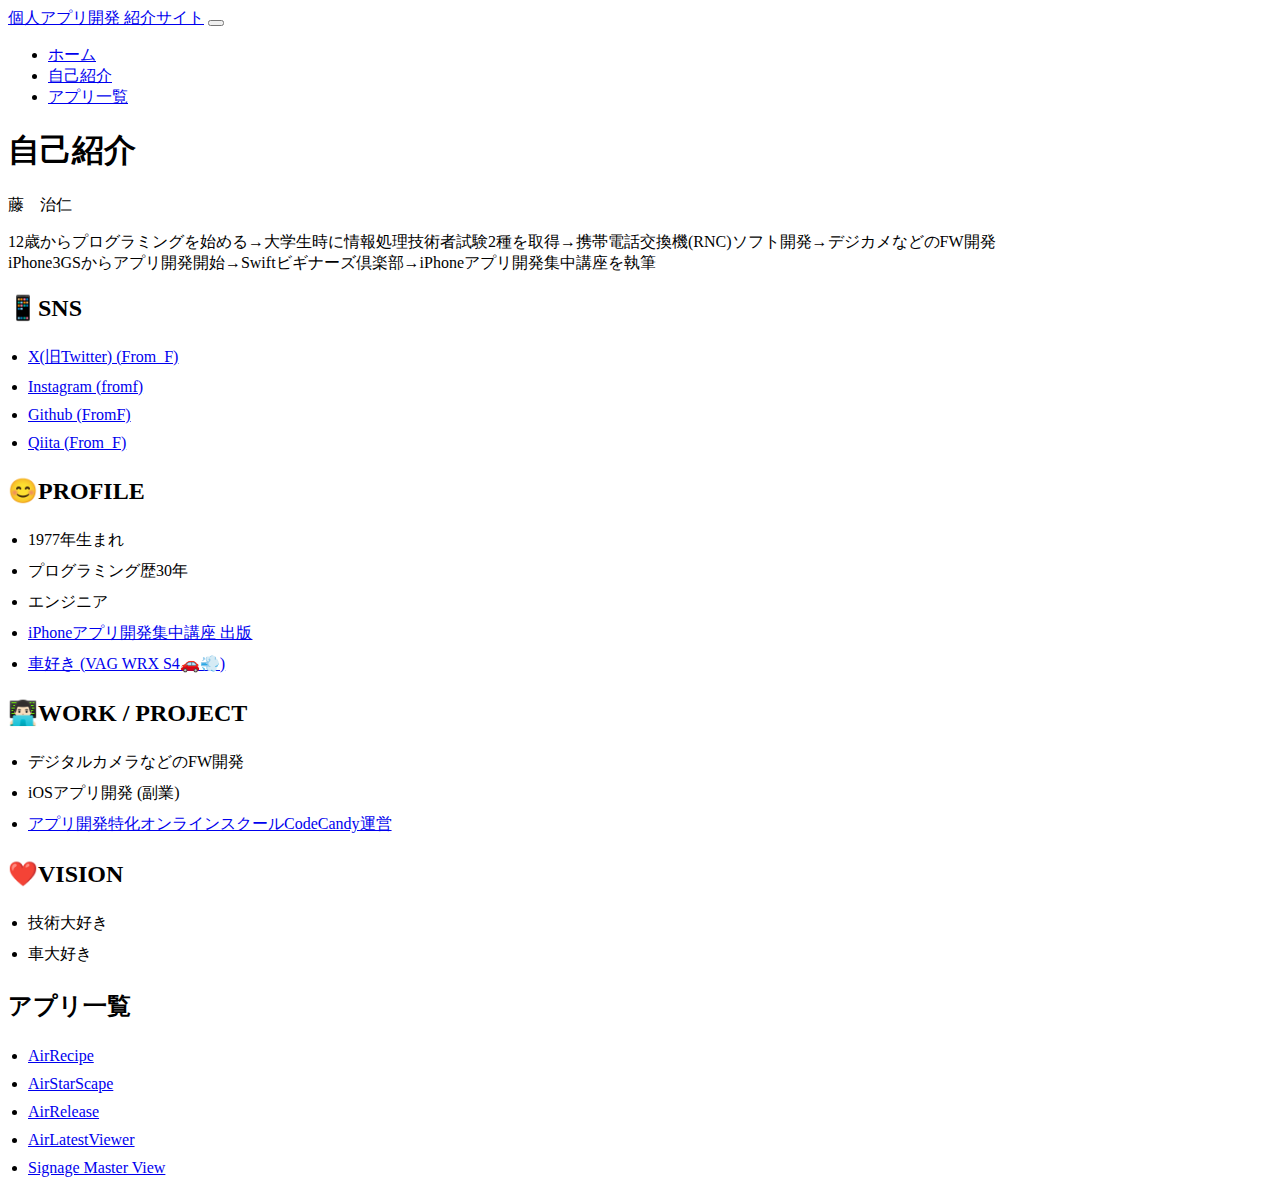
<file: index.html>
<!DOCTYPE html>
<html lang="ja">
<head>
  <meta charset="UTF-8">
  <meta name="viewport" content="width=device-width, initial-scale=1.0">
  <title>個人アプリ開発 紹介サイト</title>
  <link href="https://cdn.jsdelivr.net/npm/bootstrap@5.3.0/dist/css/bootstrap.min.css" rel="stylesheet" integrity="sha384-9ndCyUaIbzAi2FUVXJi0CjmCapSmO7SnpJef0486qhLnuZ2cdeRhO02iuK6FUUVM" crossorigin="anonymous">
  <style>
    .custom-list {
      list-style-type: disc;
      padding-left: 20px;
    }
    .custom-list li {
      padding: 5px 0;
    }
  </style>
</head>
<body>
  <nav class="navbar navbar-expand-lg navbar-light bg-light">
    <div class="container-fluid">
      <a class="navbar-brand" href="#">個人アプリ開発 紹介サイト</a>
      <button class="navbar-toggler" type="button" data-bs-toggle="collapse" data-bs-target="#navbarNav" aria-controls="navbarNav" aria-expanded="false" aria-label="Toggle navigation">
        <span class="navbar-toggler-icon"></span>
      </button>
      <div class="collapse navbar-collapse" id="navbarNav">
        <ul class="navbar-nav ms-auto">
          <li class="nav-item">
            <a class="nav-link active" aria-current="page" href="#">ホーム</a>
          </li>
          <li class="nav-item">
            <a class="nav-link" href="#about">自己紹介</a>
          </li>
          <li class="nav-item">
            <a class="nav-link" href="#apps">アプリ一覧</a>
          </li>
        </ul>
      </div>
    </div>
  </nav>

  <div class="container mt-5">
    <section id="about">
      <h1>自己紹介</h1>
      <p>藤　治仁</p>
      <p>12歳からプログラミングを始める→大学生時に情報処理技術者試験2種を取得→携帯電話交換機(RNC)ソフト開発→デジカメなどのFW開発<br>
      iPhone3GSからアプリ開発開始→Swiftビギナーズ倶楽部→iPhoneアプリ開発集中講座を執筆</p>
      <h2 class="mt-4">📱SNS</h2>
      <ul class="custom-list">
        <li><a href="https://x.com/From_F" target="_blank">X(旧Twitter) (From_F)</a></li>
        <li><a href="https://www.instagram.com/fromf/" target="_blank">Instagram (fromf)</a></li>
        <li><a href="https://github.com/FromF" target="_blank">Github (FromF)</a></li>
        <li><a href="https://qiita.com/From_F" target="_blank">Qiita (From_F)</a></li>
      </ul>

      <h2 class="mt-4">😊PROFILE</h2>
      <ul class="custom-list">
        <li>1977年生まれ</li>
        <li>プログラミング歴30年</li>
        <li>エンジニア</li>
        <li><a href="https://amzn.to/4dM2RXi" target="_blank">iPhoneアプリ開発集中講座 出版</a></li>
        <li><a href="https://minkara.carview.co.jp/userid/262182/car/3216979/profile.aspx" target="_blank">車好き (VAG WRX S4🚗💨)</a></li>
      </ul>

      <h2 class="mt-4">👨🏻‍💻WORK / PROJECT</h2>
      <ul class="custom-list">
        <li>デジタルカメラなどのFW開発</li>
        <li>iOSアプリ開発 (副業)</li>
        <li><a href="https://blog.code-candy.com/" target="_blank">アプリ開発特化オンラインスクールCodeCandy運営</a></li>
      </ul>

      <h2 class="mt-4">❤️VISION</h2>
      <ul class="custom-list">
        <li>技術大好き</li>
        <li>車大好き</li>
      </ul>
    </section>

    <section id="apps" class="mt-5">
      <h2 class="mt-4">アプリ一覧</h2>
      <ul class="custom-list">
        <li><a href="http://ameblo.jp/ux-t298/theme-10091245629.html">AirRecipe</a></li>
        <li><a href="http://s.ameblo.jp/ux-t298/theme-10095570774.html">AirStarScape</a></li>
        <li><a href="http://s.ameblo.jp/ux-t298/theme-10097226439.html">AirRelease</a></li>
        <li><a href="http://ameblo.jp/ux-t298/theme-10091245595.html">AirLatestViewer</a></li>
        <li><a href="SignageMasterView/index.html">Signage Master View</a></li>
        <!-- 他のアプリのリンクを追加 -->
      </ul>
    </section>
  </div>

  <script src="https://cdn.jsdelivr.net/npm/@popperjs/core@2.11.8/dist/umd/popper.min.js" integrity="sha384-I7E8VVD/ismYTF4hNIPjVp/Zjvgyol6VFvRkX/vR+Vc4jQkC+hVqc2pM8ODewa9r" crossorigin="anonymous"></script>
  <script src="https://cdn.jsdelivr.net/npm/bootstrap@5.3.0/dist/js/bootstrap.min.js" integrity="sha384-fbbOQedDUMZZ5KreZpsbe1LCZPVmfTnH7ois6mU1QK+m14rQ1l2bGBq41eYeM/fS" crossorigin="anonymous"></script>
</body>
</html>
</file>
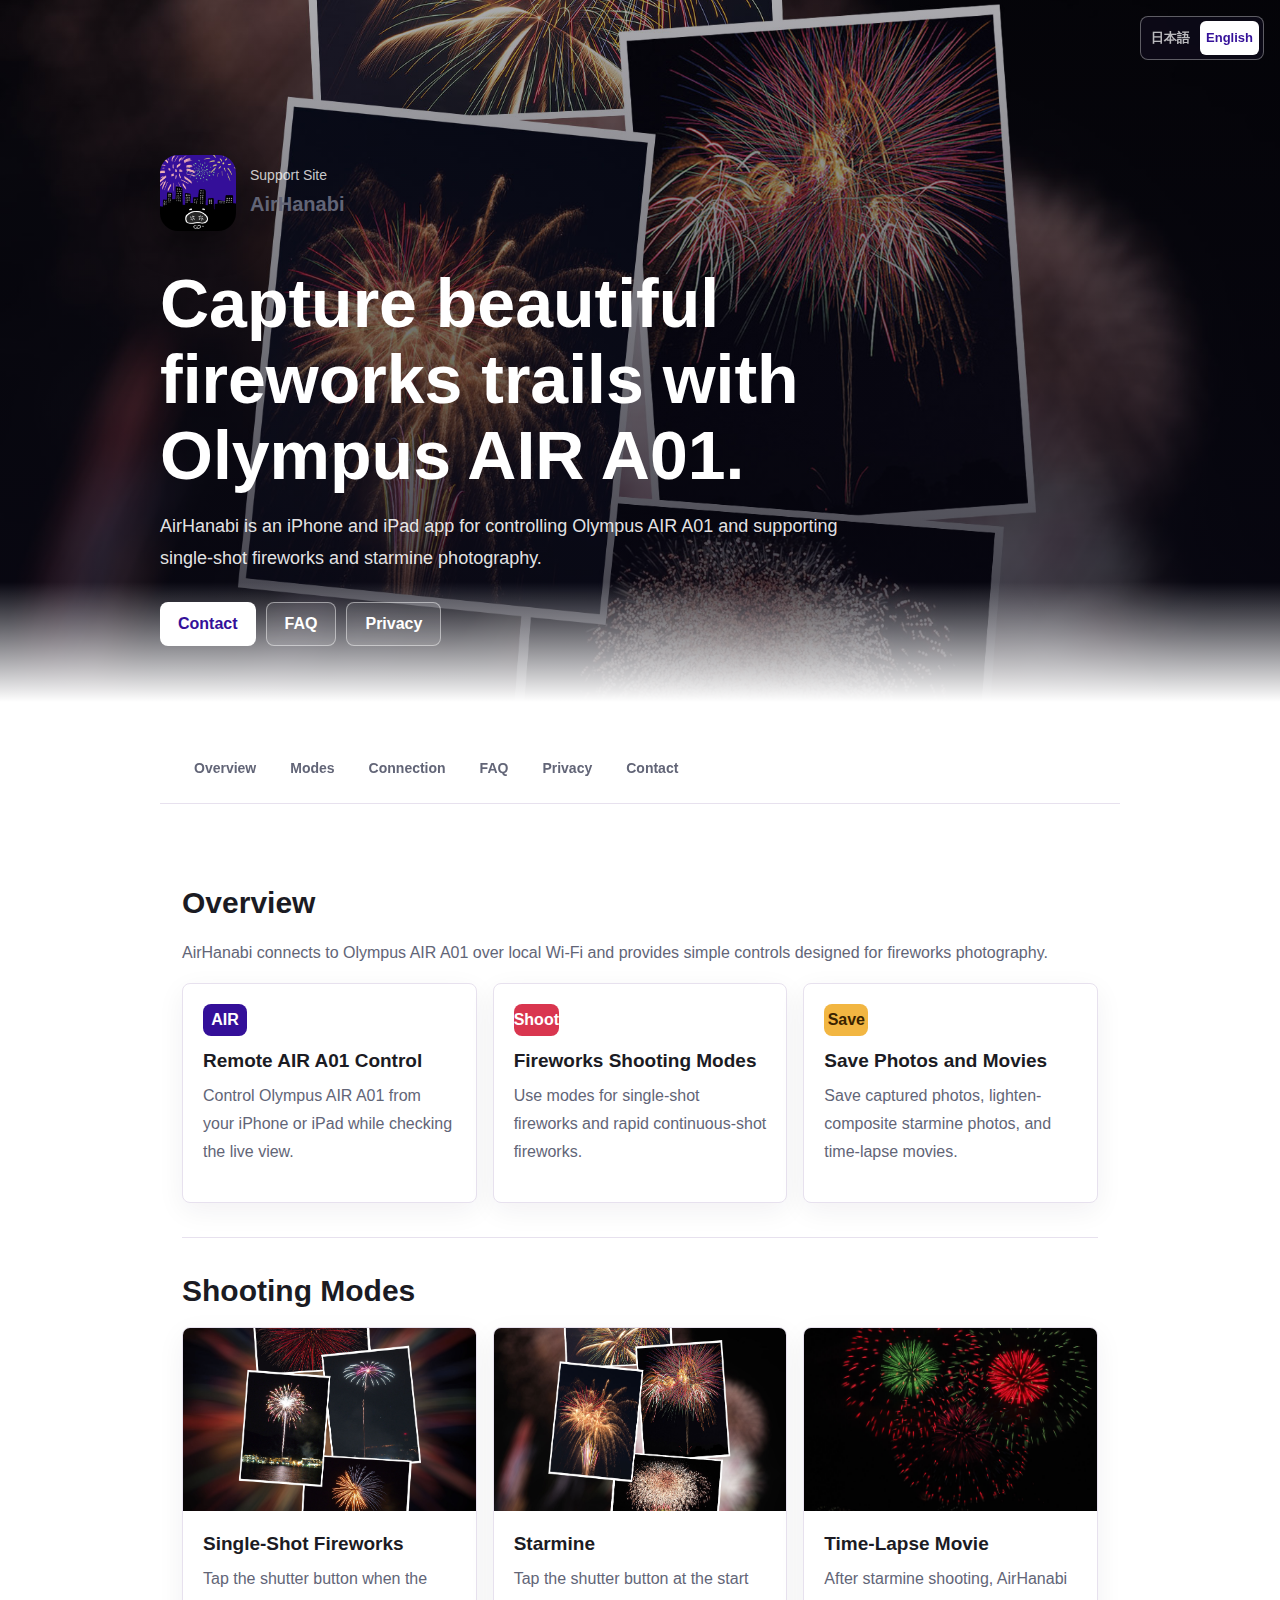
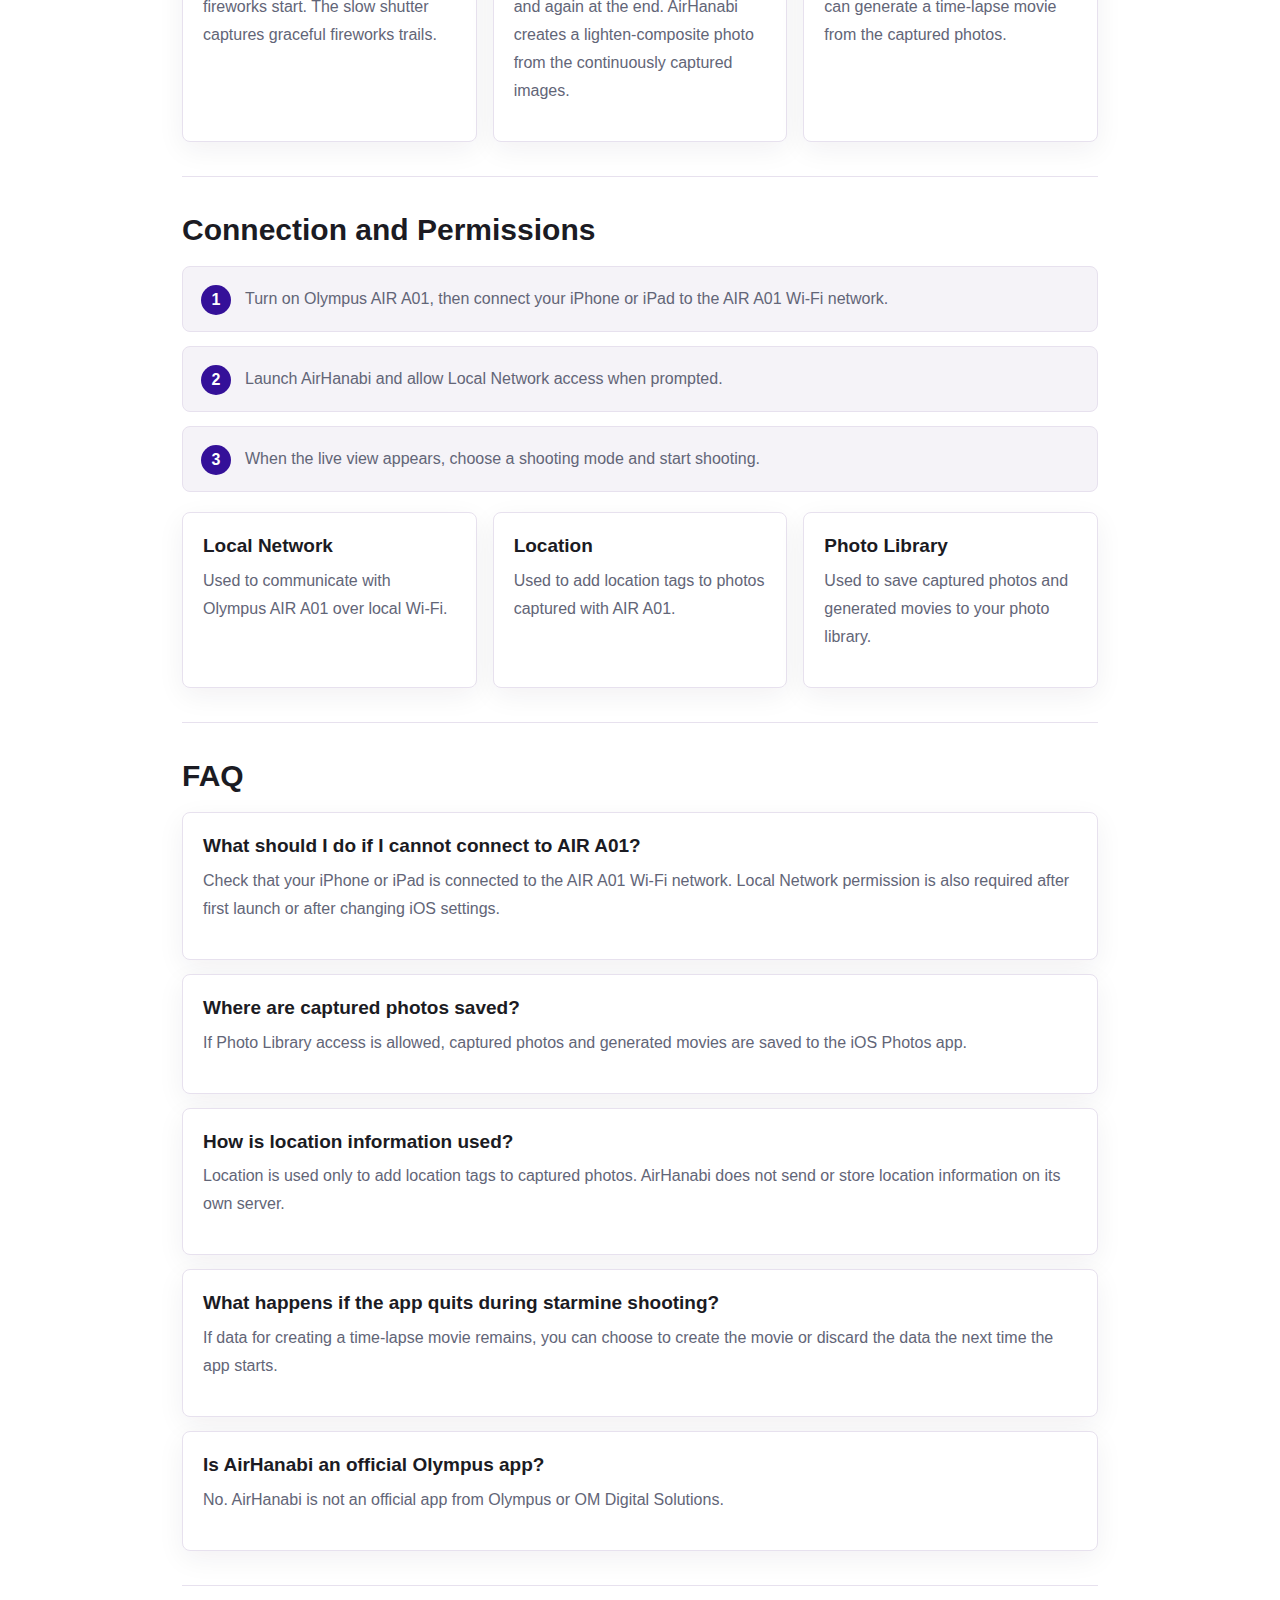
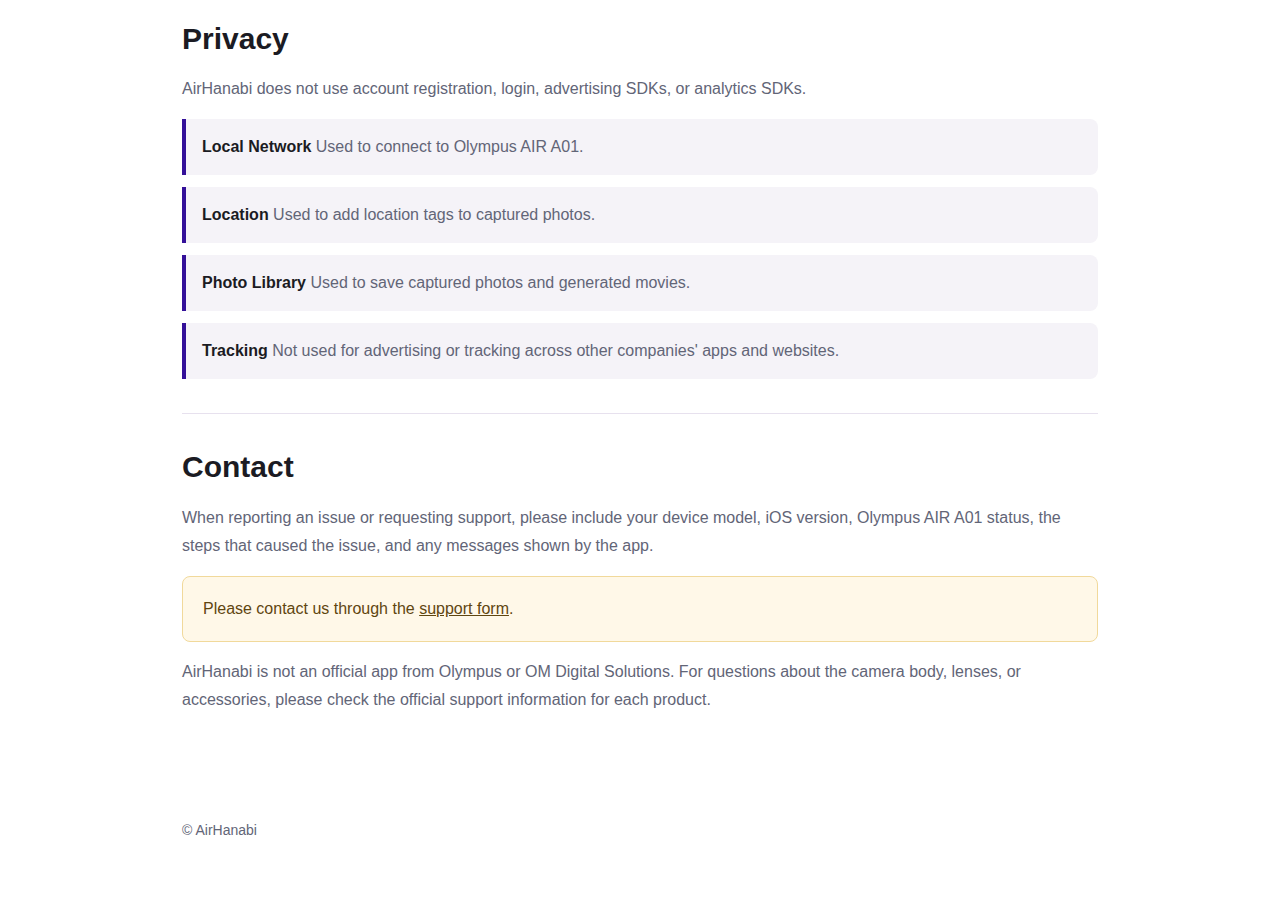
<file: AirHanabi/index.html>
<!doctype html>
<html lang="ja">
<head>
  <meta charset="utf-8">
  <meta name="viewport" content="width=device-width, initial-scale=1">
  <title>AirHanabi Support</title>
  <meta name="description" content="AirHanabi is an iPhone and iPad app that supports fireworks photography with Olympus AIR A01.">
  <meta property="og:title" content="AirHanabi Support">
  <meta property="og:description" content="Capture beautiful fireworks trails with Olympus AIR A01.">
  <meta property="og:type" content="website">
  <style>
    :root {
      color-scheme: light;
      --ink: #1b1b23;
      --muted: #626577;
      --paper: #ffffff;
      --soft: #f5f3f8;
      --line: #e7e1ee;
      --accent: #341099;
      --accent-2: #d9364f;
      --accent-3: #f2b642;
      font-family: -apple-system, BlinkMacSystemFont, "Hiragino Sans", "Hiragino Kaku Gothic ProN", "Yu Gothic", Meiryo, sans-serif;
    }

    * {
      box-sizing: border-box;
    }

    html {
      scroll-behavior: smooth;
    }

    body {
      margin: 0;
      color: var(--ink);
      background: var(--paper);
      line-height: 1.75;
    }

    a {
      color: inherit;
    }

    .site {
      display: none;
    }

    html[lang="ja"] .site.ja,
    html[lang="en"] .site.en {
      display: block;
    }

    .language-switch {
      position: fixed;
      top: 16px;
      right: 16px;
      z-index: 10;
      display: inline-flex;
      gap: 4px;
      padding: 4px;
      border: 1px solid rgba(255, 255, 255, 0.34);
      border-radius: 8px;
      background: rgba(18, 14, 34, 0.54);
      backdrop-filter: blur(14px);
    }

    .language-switch button {
      min-width: 44px;
      min-height: 34px;
      border: 0;
      border-radius: 6px;
      color: rgba(255, 255, 255, 0.72);
      background: transparent;
      font: inherit;
      font-size: 13px;
      font-weight: 800;
      cursor: pointer;
    }

    html[lang="ja"] .language-switch button[data-lang="ja"],
    html[lang="en"] .language-switch button[data-lang="en"] {
      color: var(--accent);
      background: #fff;
    }

    .hero {
      position: relative;
      min-height: 78vh;
      display: grid;
      align-items: end;
      padding: 32px 22px 56px;
      overflow: hidden;
      color: #fff;
      background:
        linear-gradient(180deg, rgba(8, 7, 20, 0.34), rgba(8, 7, 20, 0.82)),
        url("image/rapid-shot-fireworks.jpg") center / cover no-repeat;
    }

    .hero::after {
      content: "";
      position: absolute;
      inset: auto 0 0;
      height: 120px;
      background: linear-gradient(180deg, transparent, var(--paper));
      pointer-events: none;
    }

    .hero-inner,
    main,
    footer {
      width: min(100%, 960px);
      margin: 0 auto;
    }

    .hero-inner {
      position: relative;
      z-index: 1;
    }

    .app-mark {
      display: inline-flex;
      align-items: center;
      gap: 14px;
      margin-bottom: 34px;
    }

    .app-icon {
      width: 76px;
      height: 76px;
      border-radius: 18px;
      box-shadow: 0 12px 32px rgba(0, 0, 0, 0.34);
    }

    .support-label {
      margin: 0;
      font-size: 14px;
      color: rgba(255, 255, 255, 0.78);
    }

    .app-name {
      margin: 0;
      font-size: 20px;
      font-weight: 700;
      letter-spacing: 0;
    }

    h1 {
      max-width: 800px;
      margin: 0 0 18px;
      font-size: clamp(36px, 7vw, 68px);
      line-height: 1.12;
      letter-spacing: 0;
    }

    .lead {
      max-width: 720px;
      margin: 0 0 28px;
      font-size: 18px;
      color: rgba(255, 255, 255, 0.9);
    }

    .actions,
    .page-nav {
      display: flex;
      flex-wrap: wrap;
      gap: 10px;
    }

    .button {
      display: inline-flex;
      align-items: center;
      justify-content: center;
      min-height: 44px;
      padding: 10px 18px;
      border-radius: 8px;
      text-decoration: none;
      font-weight: 700;
      line-height: 1.2;
    }

    .button.primary {
      background: #fff;
      color: var(--accent);
    }

    .button.secondary {
      border: 1px solid rgba(255, 255, 255, 0.46);
      color: #fff;
      background: rgba(255, 255, 255, 0.1);
    }

    main {
      padding: 54px 22px 20px;
    }

    .page-nav {
      position: sticky;
      top: 0;
      z-index: 2;
      margin: -22px -22px 46px;
      padding: 14px 22px;
      background: rgba(255, 255, 255, 0.9);
      border-bottom: 1px solid var(--line);
      backdrop-filter: blur(14px);
    }

    .page-nav a {
      padding: 8px 12px;
      border-radius: 8px;
      color: var(--muted);
      text-decoration: none;
      font-weight: 700;
      font-size: 14px;
    }

    .page-nav a:hover {
      color: var(--accent);
      background: var(--soft);
    }

    section {
      padding: 34px 0;
      border-bottom: 1px solid var(--line);
    }

    section:last-of-type {
      border-bottom: 0;
    }

    h2 {
      margin: 0 0 18px;
      font-size: 30px;
      line-height: 1.25;
      letter-spacing: 0;
    }

    h3 {
      margin: 0 0 8px;
      font-size: 19px;
      line-height: 1.35;
      letter-spacing: 0;
    }

    p {
      margin: 0 0 16px;
      color: var(--muted);
    }

    .feature-grid,
    .mode-grid,
    .permission-list {
      display: grid;
      gap: 16px;
      grid-template-columns: repeat(3, minmax(0, 1fr));
    }

    .card,
    .mode,
    .permission,
    .faq-item {
      border: 1px solid var(--line);
      border-radius: 8px;
      background: #fff;
      box-shadow: 0 8px 28px rgba(28, 20, 58, 0.06);
    }

    .card,
    .permission,
    .faq-item {
      padding: 20px;
    }

    .mode {
      overflow: hidden;
    }

    .mode img {
      display: block;
      width: 100%;
      aspect-ratio: 16 / 10;
      object-fit: cover;
      background: var(--soft);
    }

    .mode-body {
      padding: 20px;
    }

    .badge {
      display: inline-flex;
      align-items: center;
      justify-content: center;
      min-width: 44px;
      height: 32px;
      margin-bottom: 12px;
      border-radius: 8px;
      color: #fff;
      background: var(--accent);
      font-weight: 800;
      line-height: 1;
    }

    .badge.red {
      background: var(--accent-2);
    }

    .badge.gold {
      background: var(--accent-3);
      color: #392300;
    }

    .steps {
      display: grid;
      gap: 14px;
      counter-reset: step;
      padding: 0;
      margin: 0;
      list-style: none;
    }

    .steps li {
      position: relative;
      padding: 18px 20px 18px 62px;
      border: 1px solid var(--line);
      border-radius: 8px;
      color: var(--muted);
      background: var(--soft);
    }

    .steps li::before {
      counter-increment: step;
      content: counter(step);
      position: absolute;
      left: 18px;
      top: 18px;
      width: 30px;
      height: 30px;
      display: grid;
      place-items: center;
      border-radius: 50%;
      color: #fff;
      background: var(--accent);
      font-weight: 800;
      line-height: 1;
    }

    .faq-list {
      display: grid;
      gap: 14px;
    }

    .privacy-list {
      margin: 0;
      padding: 0;
      list-style: none;
      display: grid;
      gap: 12px;
    }

    .privacy-list li {
      padding: 14px 16px;
      border-left: 4px solid var(--accent);
      background: var(--soft);
      border-radius: 0 8px 8px 0;
      color: var(--muted);
    }

    .privacy-list strong {
      color: var(--ink);
    }

    .notice {
      padding: 18px 20px;
      border-radius: 8px;
      background: #fff8e8;
      border: 1px solid #f1d99b;
      color: #5f4610;
    }

    footer {
      padding: 34px 22px 46px;
      color: var(--muted);
      font-size: 14px;
    }

    @media (max-width: 780px) {
      .hero {
        min-height: 72vh;
        padding-top: 70px;
      }

      .feature-grid,
      .mode-grid,
      .permission-list {
        grid-template-columns: 1fr;
      }

      .page-nav {
        position: static;
        margin-top: -18px;
      }

      .app-icon {
        width: 64px;
        height: 64px;
        border-radius: 15px;
      }
    }
  </style>
</head>
<body>
  <div class="language-switch" aria-label="Language selector">
    <button type="button" data-lang="ja" aria-label="日本語に切り替え">日本語</button>
    <button type="button" data-lang="en" aria-label="Switch to English">English</button>
  </div>

  <div class="site ja" lang="ja">
    <header class="hero">
      <div class="hero-inner">
        <div class="app-mark">
          <img class="app-icon" src="image/app-icon.png" alt="AirHanabi のアプリアイコン">
          <div>
            <p class="support-label">サポートサイト</p>
            <p class="app-name">AirHanabi</p>
          </div>
        </div>
        <h1>Olympus AIR A01 で、花火の軌跡を美しく残す。</h1>
        <p class="lead">AirHanabi は、Olympus AIR A01 カメラを iPhone / iPad から操作し、単発花火やスターマインの撮影をサポートするアプリです。</p>
        <div class="actions" aria-label="主要リンク">
          <a class="button primary" href="https://forms.gle/WKrinh4HVWU1Qeb98">問い合わせる</a>
          <a class="button secondary" href="#faq-ja">よくある質問</a>
          <a class="button secondary" href="#privacy-ja">プライバシー</a>
        </div>
      </div>
    </header>

    <main>
      <nav class="page-nav" aria-label="ページ内ナビゲーション">
        <a href="#overview-ja">概要</a>
        <a href="#modes-ja">撮影モード</a>
        <a href="#connection-ja">接続と権限</a>
        <a href="#faq-ja">FAQ</a>
        <a href="#privacy-ja">プライバシー</a>
        <a href="#contact-ja">問い合わせ</a>
      </nav>

      <section id="overview-ja">
        <h2>概要</h2>
        <p>AirHanabi は、Olympus AIR A01 とローカル Wi-Fi で接続し、花火撮影向けの操作をかんたんに行うためのアプリです。</p>
        <div class="feature-grid">
          <article class="card">
            <span class="badge">AIR</span>
            <h3>AIR A01 をリモート操作</h3>
            <p>ライブビューを確認しながら、iPhone / iPad から Olympus AIR A01 の撮影を操作できます。</p>
          </article>
          <article class="card">
            <span class="badge red">撮影</span>
            <h3>花火向けの撮影モード</h3>
            <p>単発花火とスターマインの撮影スタイルに対応しています。</p>
          </article>
          <article class="card">
            <span class="badge gold">保存</span>
            <h3>写真と動画を保存</h3>
            <p>撮影した写真や、スターマインから作成した比較明合成写真・タイムラプス動画を保存できます。</p>
          </article>
        </div>
      </section>

      <section id="modes-ja">
        <h2>撮影モード</h2>
        <div class="mode-grid">
          <article class="mode">
            <img src="image/single-shot-fireworks.jpg" alt="単発花火の撮影イメージ">
            <div class="mode-body">
              <h3>単発花火</h3>
              <p>花火の開始時にシャッターボタンをタップします。スローシャッターで、花火の軌跡を描いた写真を撮影できます。</p>
            </div>
          </article>
          <article class="mode">
            <img src="image/rapid-shot-fireworks.jpg" alt="スターマインの撮影イメージ">
            <div class="mode-body">
              <h3>スターマイン</h3>
              <p>開始時と終了時にシャッターボタンをタップします。連続撮影した写真から、複数の花火が写った比較明合成写真を作成できます。</p>
            </div>
          </article>
          <article class="mode">
            <img src="image/timelapse-preview.jpg" alt="タイムラプス動画の素材イメージ">
            <div class="mode-body">
              <h3>タイムラプス動画</h3>
              <p>スターマイン撮影後、連続撮影した写真からタイムラプス動画を生成できます。</p>
            </div>
          </article>
        </div>
      </section>

      <section id="connection-ja">
        <h2>接続と権限</h2>
        <ol class="steps">
          <li>Olympus AIR A01 の電源を入れ、iPhone / iPad の Wi-Fi を AIR A01 に接続します。</li>
          <li>AirHanabi を起動し、ローカルネットワークへのアクセスを求められたら許可します。</li>
          <li>ライブビューが表示されたら、撮影モードを選んで撮影します。</li>
        </ol>

        <div class="permission-list" style="margin-top: 20px;">
          <article class="permission">
            <h3>ローカルネットワーク</h3>
            <p>Olympus AIR A01 とローカル Wi-Fi 経由で通信するために使用します。</p>
          </article>
          <article class="permission">
            <h3>位置情報</h3>
            <p>AIR A01 で撮影した写真に位置情報タグを追加するために使用します。</p>
          </article>
          <article class="permission">
            <h3>フォトライブラリ</h3>
            <p>撮影した写真や作成した動画をフォトライブラリへ保存するために使用します。</p>
          </article>
        </div>
      </section>

      <section id="faq-ja">
        <h2>よくある質問</h2>
        <div class="faq-list">
          <article class="faq-item">
            <h3>AIR A01 に接続できない場合はどうすればよいですか。</h3>
            <p>iPhone / iPad の Wi-Fi が AIR A01 に接続されているか確認してください。初回起動時や iOS の設定変更後は、ローカルネットワークへのアクセス許可も必要です。</p>
          </article>
          <article class="faq-item">
            <h3>撮影した写真はどこに保存されますか。</h3>
            <p>フォトライブラリへのアクセスを許可している場合、撮影した写真や作成した動画は iOS の写真アプリに保存されます。</p>
          </article>
          <article class="faq-item">
            <h3>位置情報は何に使われますか。</h3>
            <p>撮影した写真に位置情報タグを追加するために使用します。AirHanabi 独自のサーバーへ位置情報を送信したり保存したりしません。</p>
          </article>
          <article class="faq-item">
            <h3>スターマイン撮影中にアプリが終了した場合、タイムラプス用のデータはどうなりますか。</h3>
            <p>次回起動時にタイムラプス動画作成用のデータが残っている場合、動画を作成するか破棄するかを選択できます。</p>
          </article>
          <article class="faq-item">
            <h3>Olympus の公式アプリですか。</h3>
            <p>いいえ。AirHanabi は Olympus または OM Digital Solutions の公式アプリではありません。</p>
          </article>
        </div>
      </section>

      <section id="privacy-ja">
        <h2>プライバシー</h2>
        <p>AirHanabi は、アカウント登録、ログイン、広告 SDK、解析 SDK を使用していません。</p>
        <ul class="privacy-list">
          <li><strong>ローカルネットワーク</strong> Olympus AIR A01 に接続するために使用します。</li>
          <li><strong>位置情報</strong> 撮影した写真に位置情報タグを追加するために使用します。</li>
          <li><strong>フォトライブラリ</strong> 撮影した写真や作成した動画を保存するために使用します。</li>
          <li><strong>トラッキング</strong> 広告や他社アプリ・Web サイト横断の追跡には使用しません。</li>
        </ul>
      </section>

      <section id="contact-ja">
        <h2>問い合わせ</h2>
        <p>不具合報告やサポート依頼の際は、利用端末、iOS バージョン、Olympus AIR A01 の状態、発生した操作、表示されたメッセージを添えてご連絡ください。</p>
        <p class="notice"><a href="https://forms.gle/WKrinh4HVWU1Qeb98">問い合わせフォーム</a> からお問い合わせください。</p>
        <p>AirHanabi は Olympus または OM Digital Solutions の公式アプリではありません。カメラ本体、レンズ、アクセサリに関する問い合わせは、各製品の公式サポート情報を確認してください。</p>
      </section>
    </main>

    <footer>
      <p>© AirHanabi</p>
    </footer>
  </div>

  <div class="site en" lang="en">
    <header class="hero">
      <div class="hero-inner">
        <div class="app-mark">
          <img class="app-icon" src="image/app-icon.png" alt="AirHanabi app icon">
          <div>
            <p class="support-label">Support Site</p>
            <p class="app-name">AirHanabi</p>
          </div>
        </div>
        <h1>Capture beautiful fireworks trails with Olympus AIR A01.</h1>
        <p class="lead">AirHanabi is an iPhone and iPad app for controlling Olympus AIR A01 and supporting single-shot fireworks and starmine photography.</p>
        <div class="actions" aria-label="Primary links">
          <a class="button primary" href="https://forms.gle/WKrinh4HVWU1Qeb98">Contact</a>
          <a class="button secondary" href="#faq-en">FAQ</a>
          <a class="button secondary" href="#privacy-en">Privacy</a>
        </div>
      </div>
    </header>

    <main>
      <nav class="page-nav" aria-label="Page navigation">
        <a href="#overview-en">Overview</a>
        <a href="#modes-en">Modes</a>
        <a href="#connection-en">Connection</a>
        <a href="#faq-en">FAQ</a>
        <a href="#privacy-en">Privacy</a>
        <a href="#contact-en">Contact</a>
      </nav>

      <section id="overview-en">
        <h2>Overview</h2>
        <p>AirHanabi connects to Olympus AIR A01 over local Wi-Fi and provides simple controls designed for fireworks photography.</p>
        <div class="feature-grid">
          <article class="card">
            <span class="badge">AIR</span>
            <h3>Remote AIR A01 Control</h3>
            <p>Control Olympus AIR A01 from your iPhone or iPad while checking the live view.</p>
          </article>
          <article class="card">
            <span class="badge red">Shoot</span>
            <h3>Fireworks Shooting Modes</h3>
            <p>Use modes for single-shot fireworks and rapid continuous-shot fireworks.</p>
          </article>
          <article class="card">
            <span class="badge gold">Save</span>
            <h3>Save Photos and Movies</h3>
            <p>Save captured photos, lighten-composite starmine photos, and time-lapse movies.</p>
          </article>
        </div>
      </section>

      <section id="modes-en">
        <h2>Shooting Modes</h2>
        <div class="mode-grid">
          <article class="mode">
            <img src="image/single-shot-fireworks.jpg" alt="Single-shot fireworks sample">
            <div class="mode-body">
              <h3>Single-Shot Fireworks</h3>
              <p>Tap the shutter button when the fireworks start. The slow shutter captures graceful fireworks trails.</p>
            </div>
          </article>
          <article class="mode">
            <img src="image/rapid-shot-fireworks.jpg" alt="Starmine fireworks sample">
            <div class="mode-body">
              <h3>Starmine</h3>
              <p>Tap the shutter button at the start and again at the end. AirHanabi creates a lighten-composite photo from the continuously captured images.</p>
            </div>
          </article>
          <article class="mode">
            <img src="image/timelapse-preview.jpg" alt="Time-lapse preview sample">
            <div class="mode-body">
              <h3>Time-Lapse Movie</h3>
              <p>After starmine shooting, AirHanabi can generate a time-lapse movie from the captured photos.</p>
            </div>
          </article>
        </div>
      </section>

      <section id="connection-en">
        <h2>Connection and Permissions</h2>
        <ol class="steps">
          <li>Turn on Olympus AIR A01, then connect your iPhone or iPad to the AIR A01 Wi-Fi network.</li>
          <li>Launch AirHanabi and allow Local Network access when prompted.</li>
          <li>When the live view appears, choose a shooting mode and start shooting.</li>
        </ol>

        <div class="permission-list" style="margin-top: 20px;">
          <article class="permission">
            <h3>Local Network</h3>
            <p>Used to communicate with Olympus AIR A01 over local Wi-Fi.</p>
          </article>
          <article class="permission">
            <h3>Location</h3>
            <p>Used to add location tags to photos captured with AIR A01.</p>
          </article>
          <article class="permission">
            <h3>Photo Library</h3>
            <p>Used to save captured photos and generated movies to your photo library.</p>
          </article>
        </div>
      </section>

      <section id="faq-en">
        <h2>FAQ</h2>
        <div class="faq-list">
          <article class="faq-item">
            <h3>What should I do if I cannot connect to AIR A01?</h3>
            <p>Check that your iPhone or iPad is connected to the AIR A01 Wi-Fi network. Local Network permission is also required after first launch or after changing iOS settings.</p>
          </article>
          <article class="faq-item">
            <h3>Where are captured photos saved?</h3>
            <p>If Photo Library access is allowed, captured photos and generated movies are saved to the iOS Photos app.</p>
          </article>
          <article class="faq-item">
            <h3>How is location information used?</h3>
            <p>Location is used only to add location tags to captured photos. AirHanabi does not send or store location information on its own server.</p>
          </article>
          <article class="faq-item">
            <h3>What happens if the app quits during starmine shooting?</h3>
            <p>If data for creating a time-lapse movie remains, you can choose to create the movie or discard the data the next time the app starts.</p>
          </article>
          <article class="faq-item">
            <h3>Is AirHanabi an official Olympus app?</h3>
            <p>No. AirHanabi is not an official app from Olympus or OM Digital Solutions.</p>
          </article>
        </div>
      </section>

      <section id="privacy-en">
        <h2>Privacy</h2>
        <p>AirHanabi does not use account registration, login, advertising SDKs, or analytics SDKs.</p>
        <ul class="privacy-list">
          <li><strong>Local Network</strong> Used to connect to Olympus AIR A01.</li>
          <li><strong>Location</strong> Used to add location tags to captured photos.</li>
          <li><strong>Photo Library</strong> Used to save captured photos and generated movies.</li>
          <li><strong>Tracking</strong> Not used for advertising or tracking across other companies' apps and websites.</li>
        </ul>
      </section>

      <section id="contact-en">
        <h2>Contact</h2>
        <p>When reporting an issue or requesting support, please include your device model, iOS version, Olympus AIR A01 status, the steps that caused the issue, and any messages shown by the app.</p>
        <p class="notice">Please contact us through the <a href="https://forms.gle/WKrinh4HVWU1Qeb98">support form</a>.</p>
        <p>AirHanabi is not an official app from Olympus or OM Digital Solutions. For questions about the camera body, lenses, or accessories, please check the official support information for each product.</p>
      </section>
    </main>

    <footer>
      <p>© AirHanabi</p>
    </footer>
  </div>

  <script>
    const titles = {
      ja: "AirHanabi サポート",
      en: "AirHanabi Support"
    };

    const descriptions = {
      ja: "AirHanabi は、Olympus AIR A01 で花火撮影をサポートする iPhone / iPad アプリです。",
      en: "AirHanabi is an iPhone and iPad app that supports fireworks photography with Olympus AIR A01."
    };

    function applyLanguage(lang, updateHash = true) {
      const nextLang = lang === "en" ? "en" : "ja";
      document.documentElement.lang = nextLang;
      document.title = titles[nextLang];
      document.querySelector('meta[name="description"]').setAttribute("content", descriptions[nextLang]);
      localStorage.setItem("airhanabi-language", nextLang);
      if (updateHash) {
        history.replaceState(null, "", nextLang === "en" ? "#en" : "#ja");
      }
    }

    document.querySelectorAll(".language-switch button").forEach((button) => {
      button.addEventListener("click", () => applyLanguage(button.dataset.lang));
    });

    const initialLanguage =
      location.hash === "#en" || location.hash.endsWith("-en")
        ? "en"
        : location.hash === "#ja" || location.hash.endsWith("-ja")
          ? "ja"
          : localStorage.getItem("airhanabi-language") || (navigator.language.startsWith("ja") ? "ja" : "en");

    applyLanguage(initialLanguage, false);
  </script>
</body>
</html>
</file>
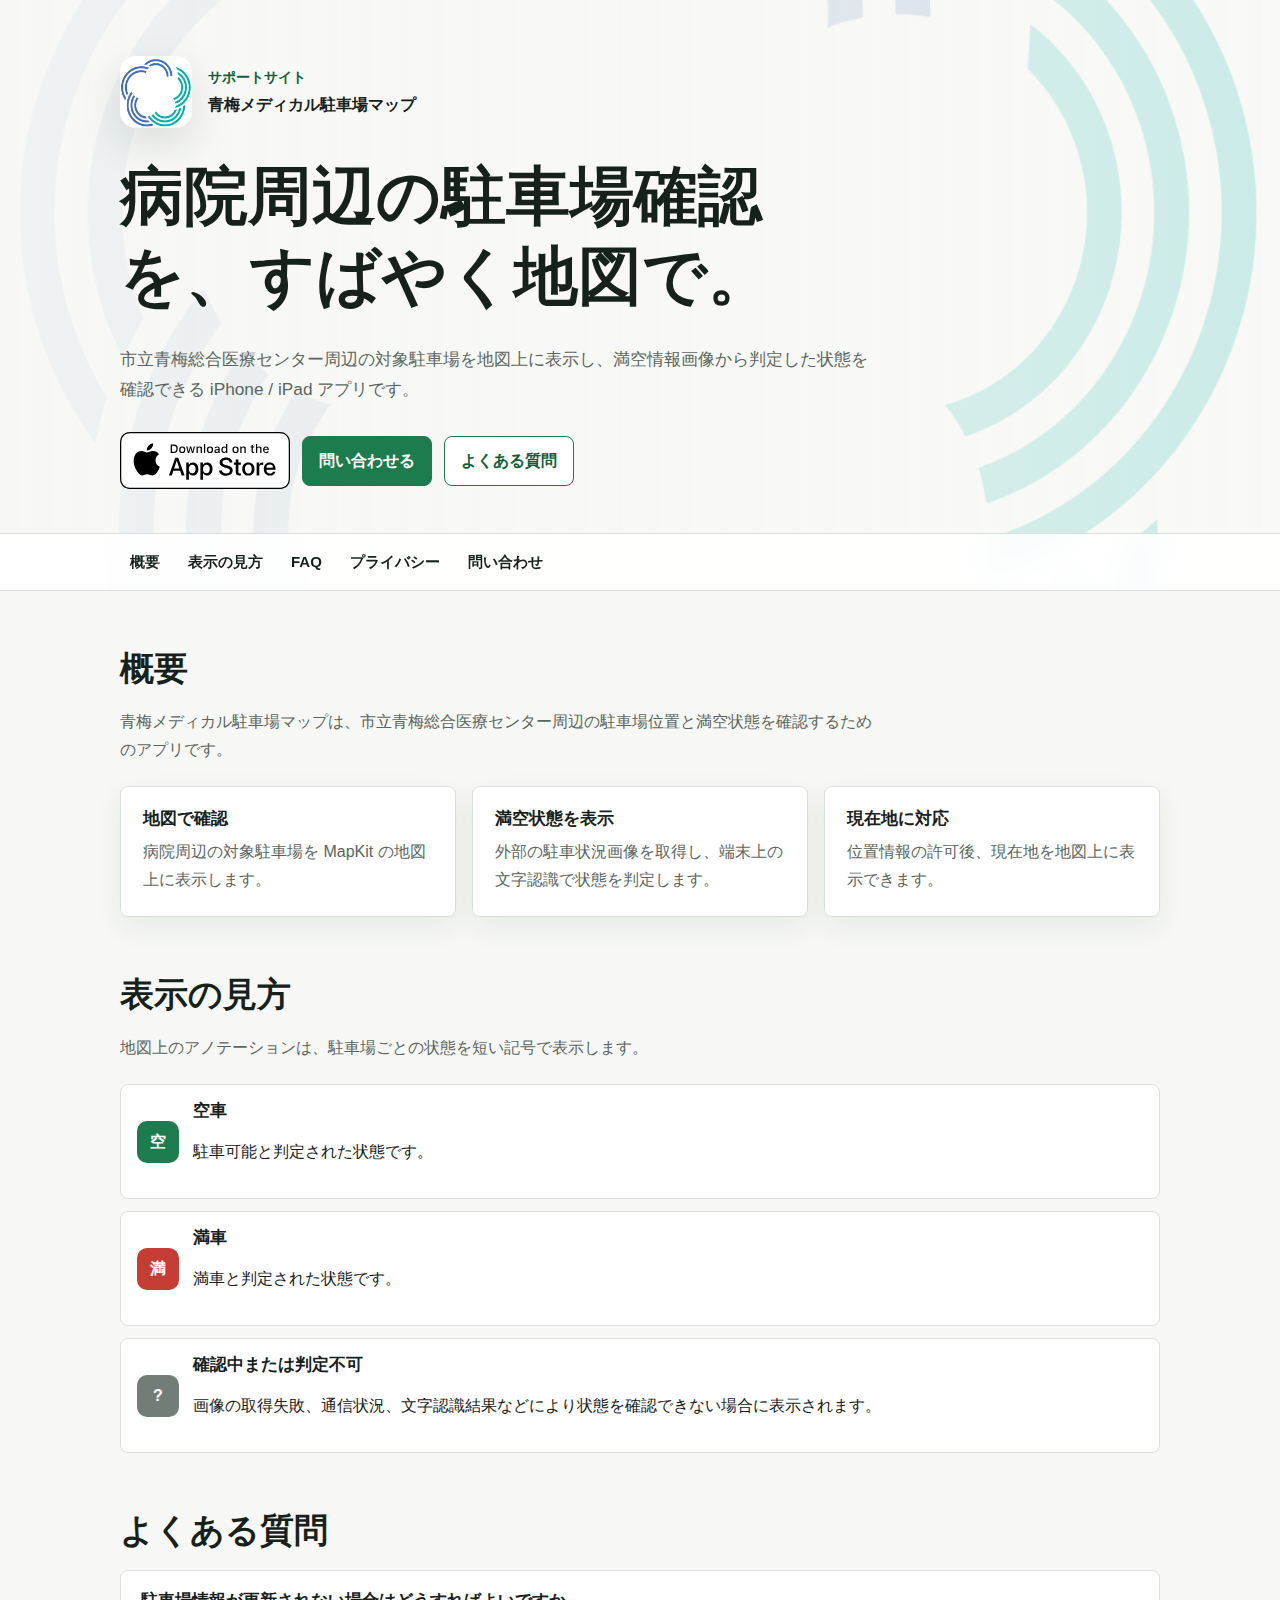
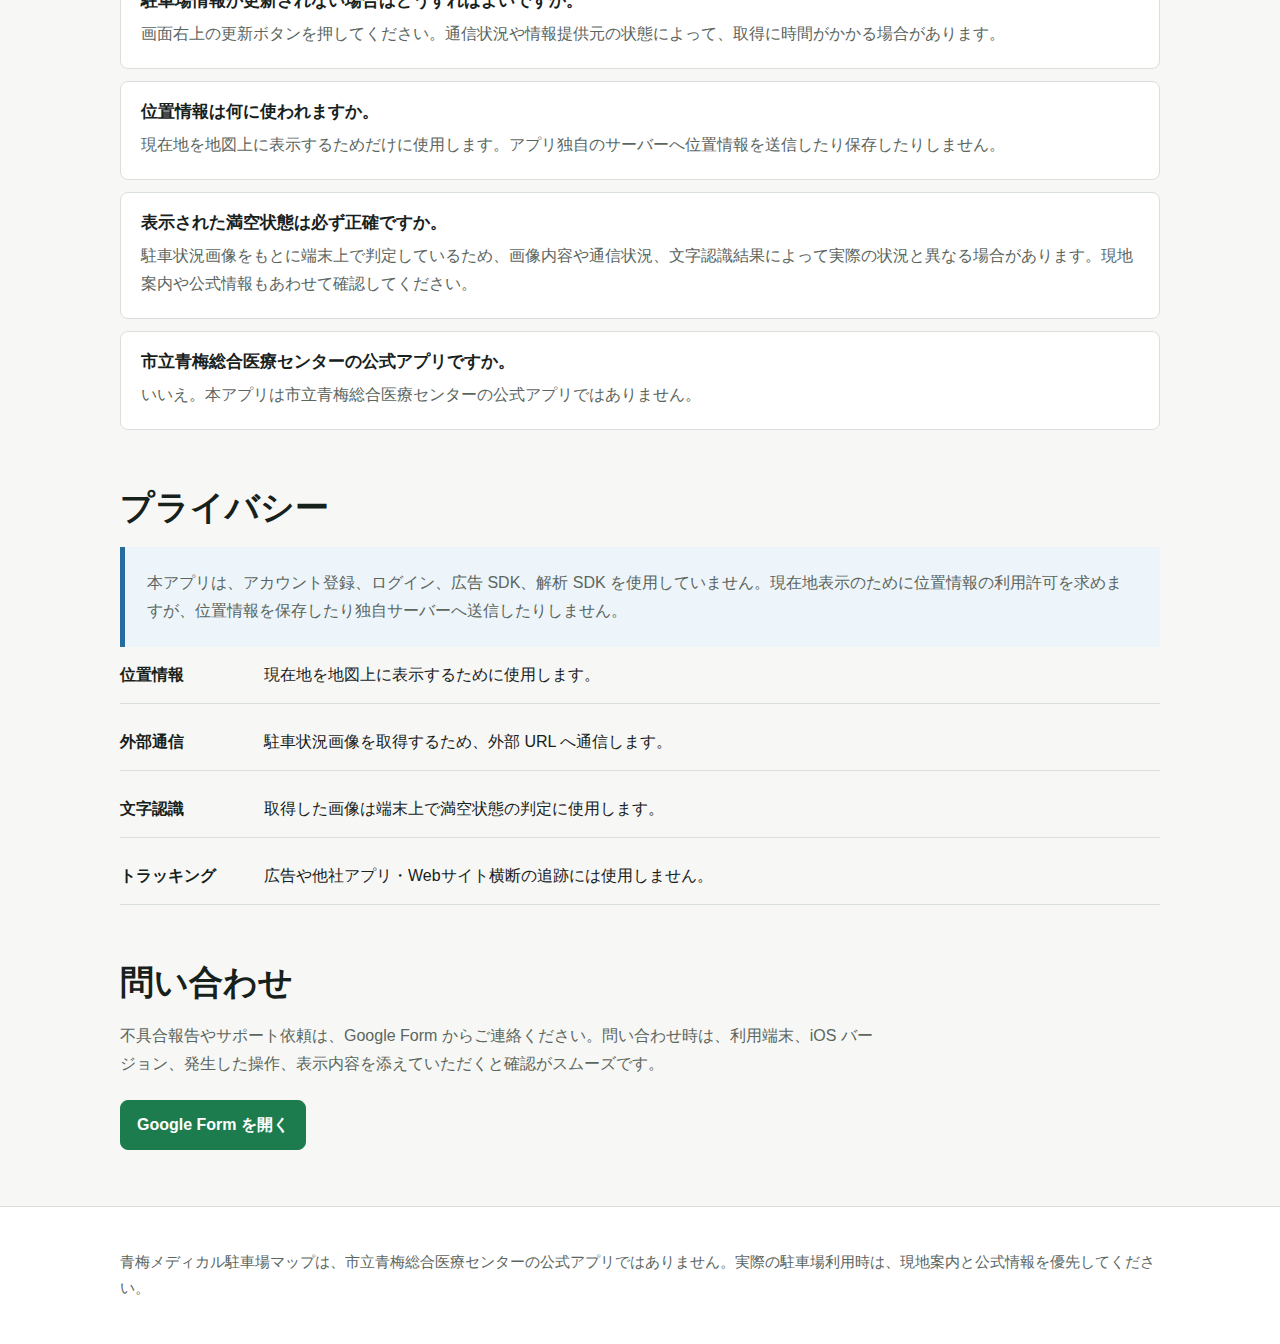
<file: OmeMedicalParkingMap/index.html>
<!doctype html>
<html lang="ja">
<head>
  <meta charset="utf-8">
  <meta name="viewport" content="width=device-width, initial-scale=1">
  <meta name="description" content="青梅メディカル駐車場マップのサポートページです。使い方、よくある質問、プライバシー、問い合わせ先を掲載しています。">
  <title>青梅メディカル駐車場マップ サポート</title>
  <style>
    :root {
      color-scheme: light;
      --bg: #f7f8f5;
      --surface: #ffffff;
      --surface-soft: #eef3ef;
      --text: #17211c;
      --muted: #5b665f;
      --line: #d9e0db;
      --green: #1d7c4d;
      --green-dark: #145d3a;
      --red: #c53d35;
      --blue: #276c9f;
      --shadow: 0 16px 42px rgba(22, 37, 29, 0.12);
      font-family: -apple-system, BlinkMacSystemFont, "Hiragino Sans", "Hiragino Kaku Gothic ProN", "Yu Gothic", Meiryo, sans-serif;
    }

    * {
      box-sizing: border-box;
    }

    body {
      margin: 0;
      background: var(--bg);
      color: var(--text);
      line-height: 1.75;
    }

    a {
      color: var(--green-dark);
      text-decoration-thickness: 0.08em;
      text-underline-offset: 0.18em;
    }

    .site-header {
      background:
        linear-gradient(90deg, rgba(247, 248, 245, 0.96), rgba(247, 248, 245, 0.82)),
        url("image/appicon.png");
      background-position: center;
      background-size: cover;
      border-bottom: 1px solid var(--line);
    }

    .header-inner,
    main,
    .footer-inner {
      width: min(1040px, calc(100% - 32px));
      margin: 0 auto;
    }

    .header-inner {
      min-height: 420px;
      display: grid;
      align-content: center;
      gap: 28px;
      padding: 56px 0 44px;
    }

    .app-mark {
      display: flex;
      align-items: center;
      gap: 16px;
    }

    .app-icon {
      width: 72px;
      height: 72px;
      border-radius: 16px;
      box-shadow: var(--shadow);
    }

    .eyebrow {
      margin: 0;
      color: var(--green-dark);
      font-size: 0.9rem;
      font-weight: 700;
    }

    h1,
    h2,
    h3 {
      line-height: 1.25;
      letter-spacing: 0;
    }

    h1 {
      max-width: 760px;
      margin: 0;
      font-size: clamp(2rem, 5vw, 4.25rem);
    }

    h2 {
      margin: 0 0 18px;
      font-size: clamp(1.45rem, 3vw, 2.15rem);
    }

    h3 {
      margin: 0 0 8px;
      font-size: 1.05rem;
    }

    .lead {
      max-width: 760px;
      margin: 0;
      color: var(--muted);
      font-size: 1.08rem;
    }

    .actions {
      display: flex;
      flex-wrap: wrap;
      gap: 12px;
      align-items: center;
    }

    .button {
      min-height: 44px;
      display: inline-flex;
      align-items: center;
      justify-content: center;
      gap: 8px;
      padding: 10px 16px;
      border-radius: 8px;
      border: 1px solid var(--green);
      background: var(--green);
      color: #ffffff;
      font-weight: 700;
      text-decoration: none;
    }

    .button.secondary {
      background: var(--surface);
      color: var(--green-dark);
    }

    .app-store-link {
      display: inline-flex;
      align-items: center;
    }

    .app-store-badge {
      width: 170px;
      height: auto;
      display: block;
    }

    nav {
      border-top: 1px solid var(--line);
      background: rgba(255, 255, 255, 0.88);
      backdrop-filter: blur(12px);
    }

    .nav-inner {
      width: min(1040px, calc(100% - 32px));
      min-height: 56px;
      display: flex;
      gap: 8px;
      align-items: center;
      margin: 0 auto;
      overflow-x: auto;
    }

    .nav-inner a {
      flex: 0 0 auto;
      padding: 8px 10px;
      border-radius: 8px;
      color: var(--text);
      font-size: 0.94rem;
      font-weight: 700;
      text-decoration: none;
    }

    .nav-inner a:hover {
      background: var(--surface-soft);
    }

    main {
      display: grid;
      gap: 56px;
      padding: 56px 0;
    }

    section {
      scroll-margin-top: 24px;
    }

    .section-copy {
      max-width: 760px;
      margin: 0 0 22px;
      color: var(--muted);
    }

    .grid {
      display: grid;
      grid-template-columns: repeat(3, minmax(0, 1fr));
      gap: 16px;
    }

    .panel {
      min-height: 100%;
      padding: 22px;
      border: 1px solid var(--line);
      border-radius: 8px;
      background: var(--surface);
      box-shadow: 0 10px 28px rgba(22, 37, 29, 0.07);
    }

    .panel p,
    .faq p,
    .notice p {
      margin: 0;
      color: var(--muted);
    }

    .status-row {
      display: grid;
      gap: 12px;
    }

    .status {
      display: flex;
      gap: 14px;
      align-items: center;
      padding: 16px;
      border: 1px solid var(--line);
      border-radius: 8px;
      background: var(--surface);
    }

    .badge {
      width: 42px;
      height: 42px;
      flex: 0 0 42px;
      display: inline-grid;
      place-items: center;
      border-radius: 10px;
      color: #ffffff;
      font-weight: 900;
    }

    .badge.available {
      background: var(--green);
    }

    .badge.full {
      background: var(--red);
    }

    .badge.unknown {
      background: #737d77;
    }

    .faq-list {
      display: grid;
      gap: 12px;
    }

    .faq {
      padding: 20px;
      border: 1px solid var(--line);
      border-radius: 8px;
      background: var(--surface);
    }

    .notice {
      padding: 22px;
      border-left: 5px solid var(--blue);
      background: #edf5fa;
    }

    .meta-list {
      display: grid;
      gap: 10px;
      margin: 0;
      padding: 0;
      list-style: none;
    }

    .meta-list li {
      padding: 14px 0;
      border-bottom: 1px solid var(--line);
    }

    .meta-list strong {
      display: inline-block;
      min-width: 9em;
    }

    footer {
      border-top: 1px solid var(--line);
      background: var(--surface);
    }

    .footer-inner {
      padding: 28px 0;
      color: var(--muted);
      font-size: 0.92rem;
    }

    @media (max-width: 760px) {
      .header-inner {
        min-height: 360px;
      }

      .grid {
        grid-template-columns: 1fr;
      }

      .meta-list strong {
        display: block;
        min-width: 0;
      }
    }
  </style>
</head>
<body>
  <header class="site-header">
    <div class="header-inner">
      <div class="app-mark">
        <img class="app-icon" src="image/appicon.png" alt="青梅メディカル駐車場マップのアプリアイコン">
        <div>
          <p class="eyebrow">サポートサイト</p>
          <strong>青梅メディカル駐車場マップ</strong>
        </div>
      </div>
      <h1>病院周辺の駐車場確認を、すばやく地図で。</h1>
      <p class="lead">市立青梅総合医療センター周辺の対象駐車場を地図上に表示し、満空情報画像から判定した状態を確認できる iPhone / iPad アプリです。</p>
      <div class="actions">
        <a class="app-store-link" href="https://apps.apple.com/us/app/%E9%9D%92%E6%A2%85%E3%83%A1%E3%83%87%E3%82%A3%E3%82%AB%E3%83%AB%E9%A7%90%E8%BB%8A%E5%A0%B4%E3%83%9E%E3%83%83%E3%83%97/id6764748376" target="_blank" rel="noopener noreferrer" aria-label="App Storeで青梅メディカル駐車場マップをダウンロード">
          <img class="app-store-badge" src="image/Download_on_the_App_Store_Badge_US-UK_RGB_wht_092917.svg" alt="Download on the App Store">
        </a>
        <a class="button" href="#contact">問い合わせる</a>
        <a class="button secondary" href="#faq">よくある質問</a>
      </div>
    </div>
    <nav aria-label="ページ内ナビゲーション">
      <div class="nav-inner">
        <a href="#about">概要</a>
        <a href="#status">表示の見方</a>
        <a href="#faq">FAQ</a>
        <a href="#privacy">プライバシー</a>
        <a href="#contact">問い合わせ</a>
      </div>
    </nav>
  </header>

  <main>
    <section id="about">
      <h2>概要</h2>
      <p class="section-copy">青梅メディカル駐車場マップは、市立青梅総合医療センター周辺の駐車場位置と満空状態を確認するためのアプリです。</p>
      <div class="grid">
        <article class="panel">
          <h3>地図で確認</h3>
          <p>病院周辺の対象駐車場を MapKit の地図上に表示します。</p>
        </article>
        <article class="panel">
          <h3>満空状態を表示</h3>
          <p>外部の駐車状況画像を取得し、端末上の文字認識で状態を判定します。</p>
        </article>
        <article class="panel">
          <h3>現在地に対応</h3>
          <p>位置情報の許可後、現在地を地図上に表示できます。</p>
        </article>
      </div>
    </section>

    <section id="status">
      <h2>表示の見方</h2>
      <p class="section-copy">地図上のアノテーションは、駐車場ごとの状態を短い記号で表示します。</p>
      <div class="status-row">
        <div class="status">
          <span class="badge available">空</span>
          <div>
            <h3>空車</h3>
            <p>駐車可能と判定された状態です。</p>
          </div>
        </div>
        <div class="status">
          <span class="badge full">満</span>
          <div>
            <h3>満車</h3>
            <p>満車と判定された状態です。</p>
          </div>
        </div>
        <div class="status">
          <span class="badge unknown">?</span>
          <div>
            <h3>確認中または判定不可</h3>
            <p>画像の取得失敗、通信状況、文字認識結果などにより状態を確認できない場合に表示されます。</p>
          </div>
        </div>
      </div>
    </section>

    <section id="faq">
      <h2>よくある質問</h2>
      <div class="faq-list">
        <article class="faq">
          <h3>駐車場情報が更新されない場合はどうすればよいですか。</h3>
          <p>画面右上の更新ボタンを押してください。通信状況や情報提供元の状態によって、取得に時間がかかる場合があります。</p>
        </article>
        <article class="faq">
          <h3>位置情報は何に使われますか。</h3>
          <p>現在地を地図上に表示するためだけに使用します。アプリ独自のサーバーへ位置情報を送信したり保存したりしません。</p>
        </article>
        <article class="faq">
          <h3>表示された満空状態は必ず正確ですか。</h3>
          <p>駐車状況画像をもとに端末上で判定しているため、画像内容や通信状況、文字認識結果によって実際の状況と異なる場合があります。現地案内や公式情報もあわせて確認してください。</p>
        </article>
        <article class="faq">
          <h3>市立青梅総合医療センターの公式アプリですか。</h3>
          <p>いいえ。本アプリは市立青梅総合医療センターの公式アプリではありません。</p>
        </article>
      </div>
    </section>

    <section id="privacy">
      <h2>プライバシー</h2>
      <div class="notice">
        <p>本アプリは、アカウント登録、ログイン、広告 SDK、解析 SDK を使用していません。現在地表示のために位置情報の利用許可を求めますが、位置情報を保存したり独自サーバーへ送信したりしません。</p>
      </div>
      <ul class="meta-list" aria-label="プライバシー項目">
        <li><strong>位置情報</strong>現在地を地図上に表示するために使用します。</li>
        <li><strong>外部通信</strong>駐車状況画像を取得するため、外部 URL へ通信します。</li>
        <li><strong>文字認識</strong>取得した画像は端末上で満空状態の判定に使用します。</li>
        <li><strong>トラッキング</strong>広告や他社アプリ・Webサイト横断の追跡には使用しません。</li>
      </ul>
    </section>

    <section id="contact">
      <h2>問い合わせ</h2>
      <p class="section-copy">不具合報告やサポート依頼は、Google Form からご連絡ください。問い合わせ時は、利用端末、iOS バージョン、発生した操作、表示内容を添えていただくと確認がスムーズです。</p>
      <div class="actions">
        <a class="button" href="https://forms.gle/hxYNMATuYXkpmS7f8">Google Form を開く</a>
      </div>
    </section>
  </main>

  <footer>
    <div class="footer-inner">
      <p>青梅メディカル駐車場マップは、市立青梅総合医療センターの公式アプリではありません。実際の駐車場利用時は、現地案内と公式情報を優先してください。</p>
    </div>
  </footer>
</body>
</html>
</file>
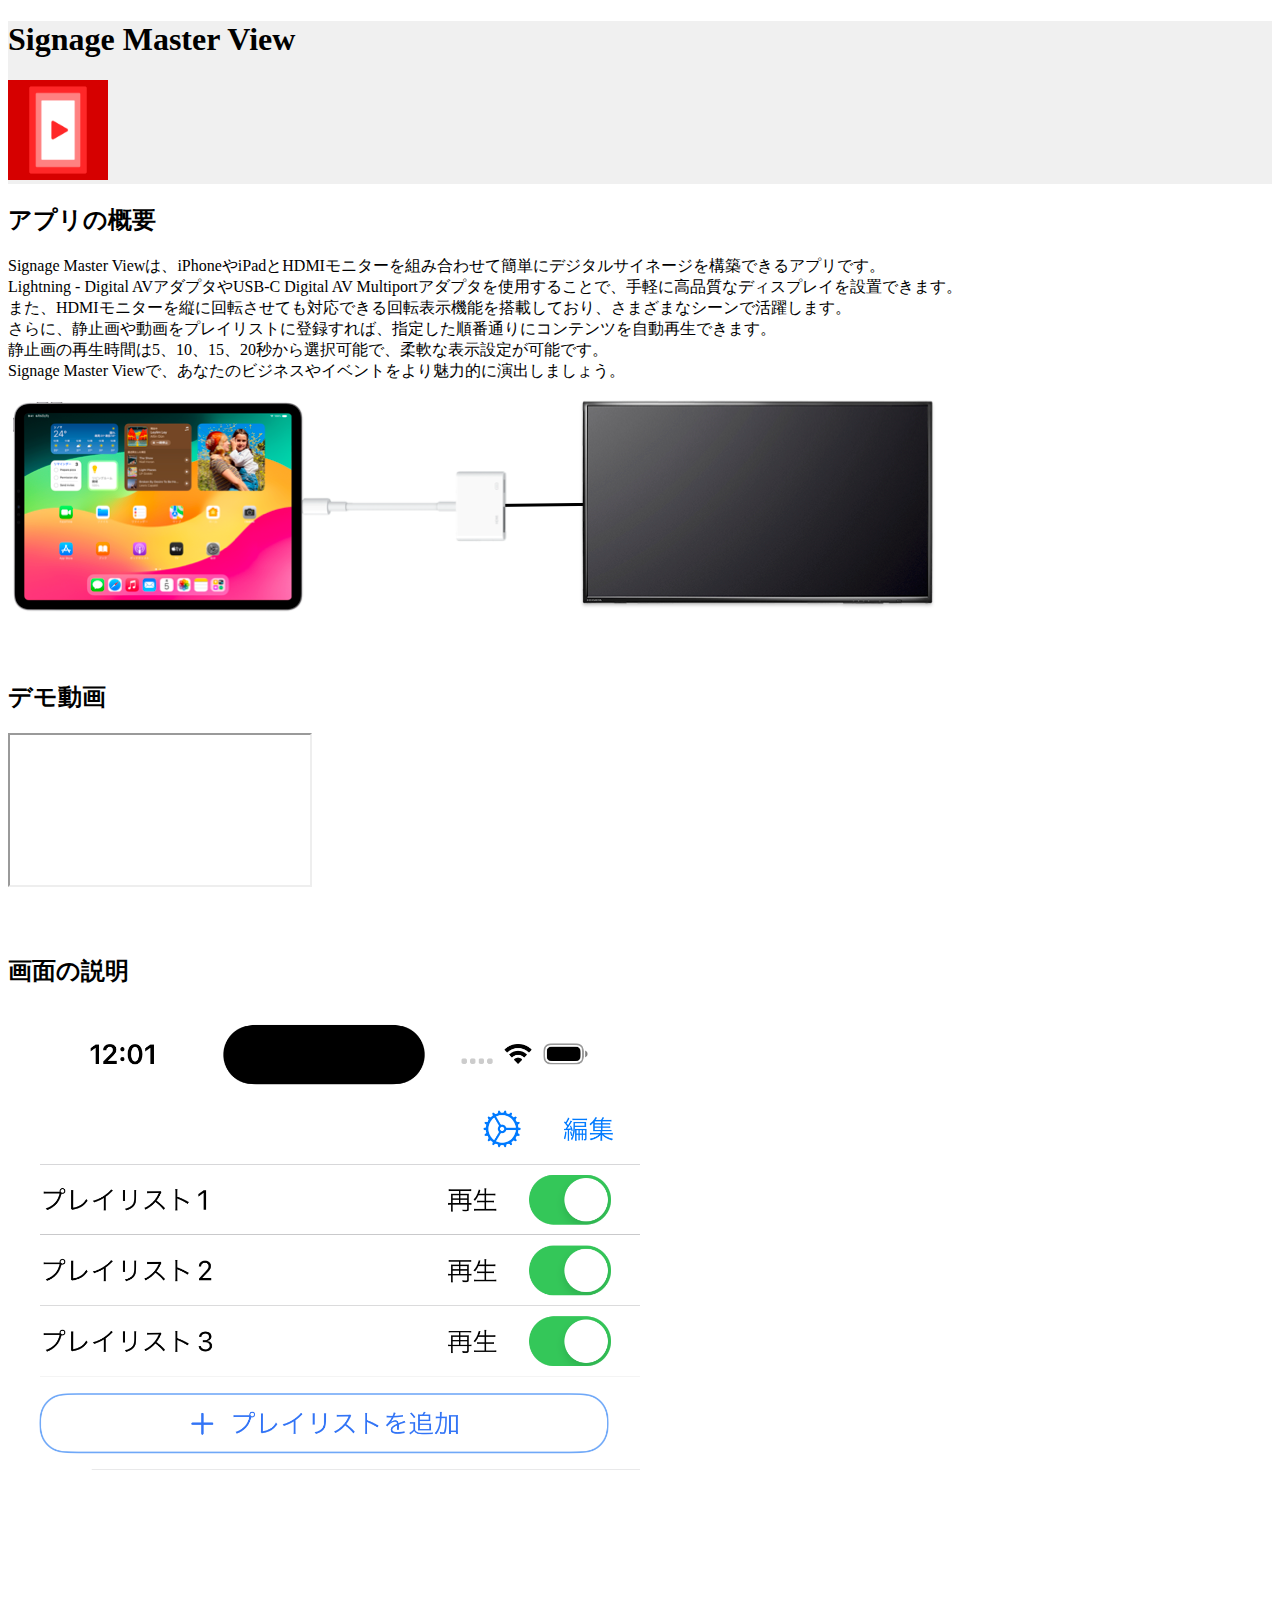
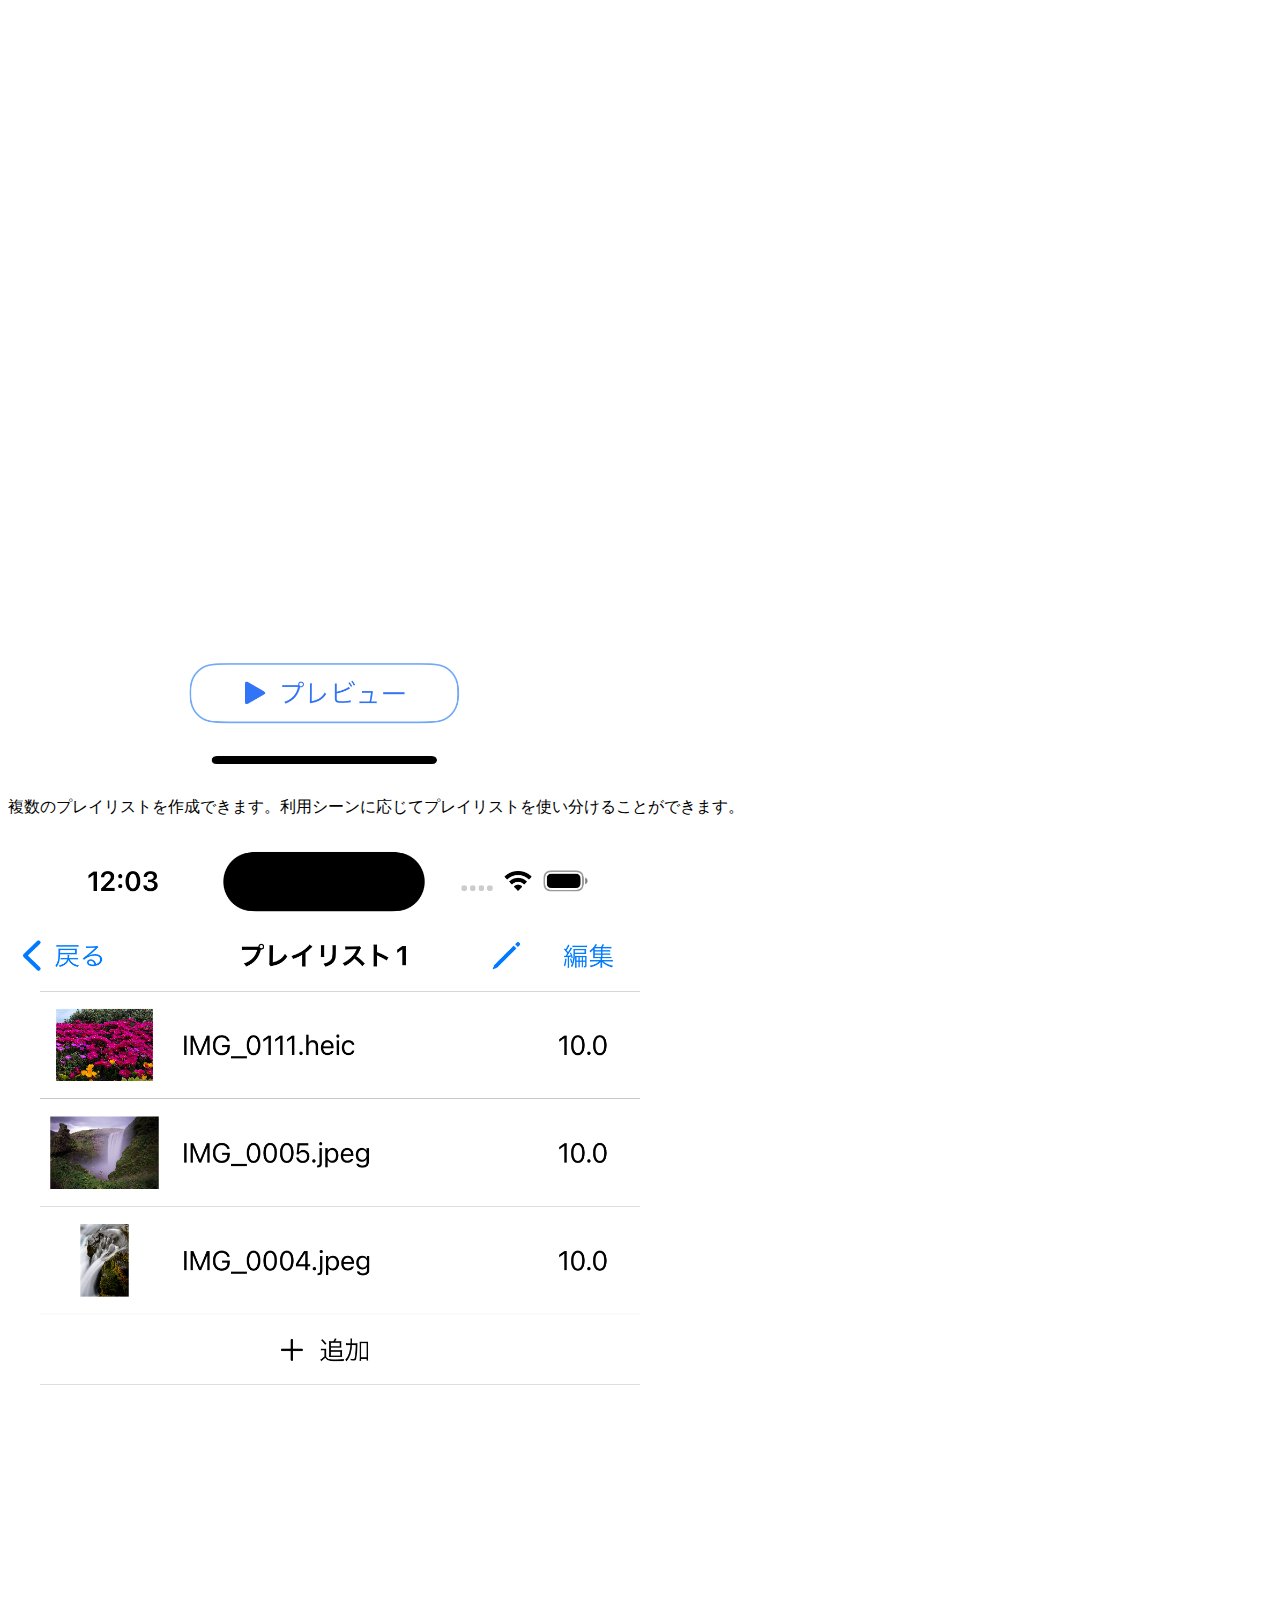
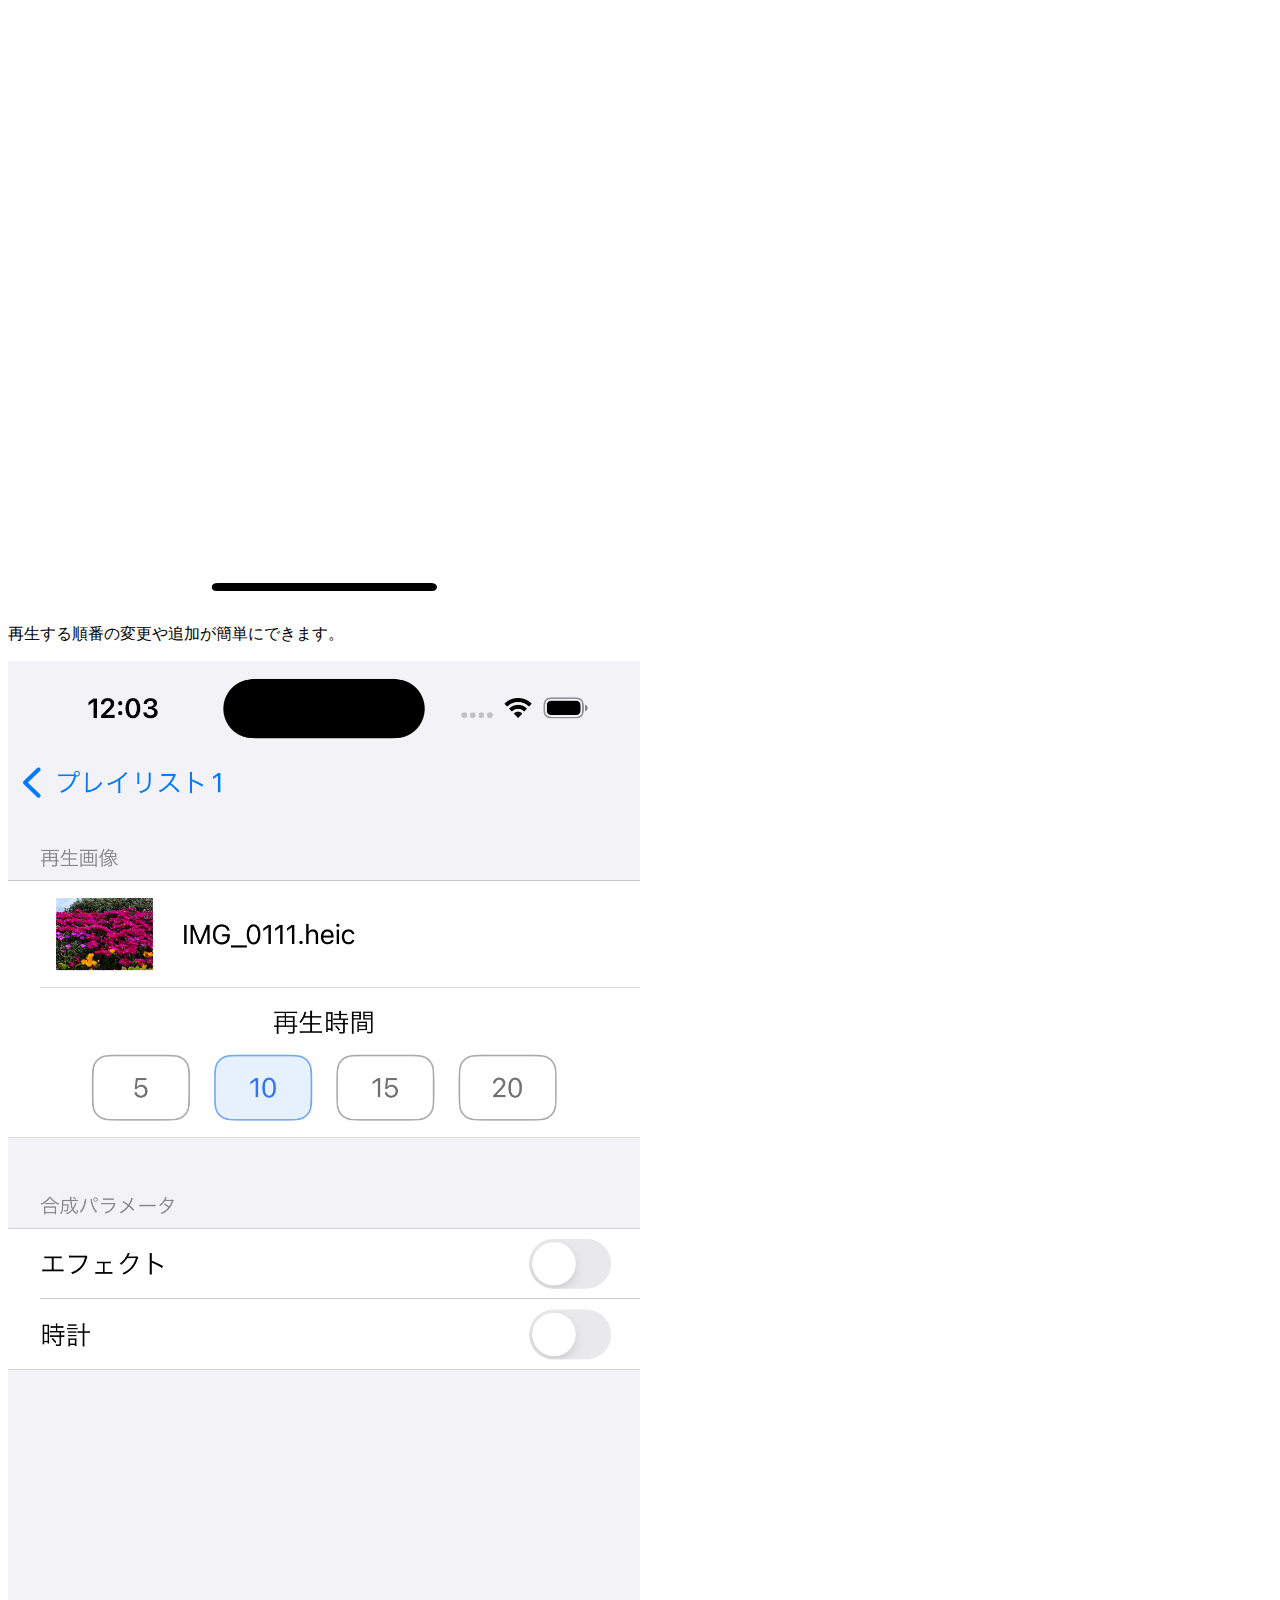
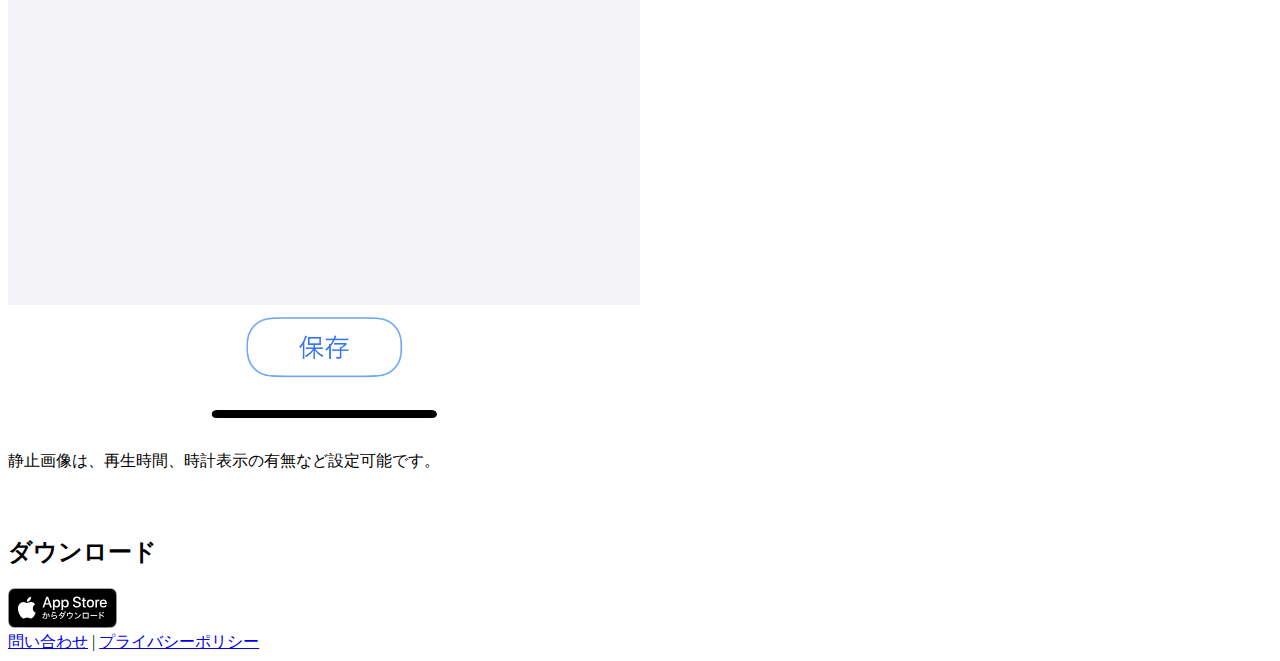
<file: SignageMasterView/index.html>
<!DOCTYPE html>
<html lang="ja">
<head>
    <meta charset="UTF-8">
    <title>Signage Master View</title>
    <link href="https://cdn.jsdelivr.net/npm/bootstrap@5.3.0/dist/css/bootstrap.min.css" rel="stylesheet" integrity="sha384-9ndCyUaIbzAi2FUVXJi0CjmCapSmO7SnpJef0486qhLnuZ2cdeRhO02iuK6FUUVM" crossorigin="anonymous">
    <style>
        .app-icon {
            width: 100px; /* ここでアイコンのサイズを指定します */
            height: auto;
        }
        .screenshot-img {
            width: 50%; /* 画像のサイズを半分に設定 */
            height: auto;
        }
        .video-container {
            max-width: 60%; /* デモ動画のサイズを60%に設定 */
            margin-left: 0; /* 左寄せ */
        }
        .section-margin {
            margin-top: 4rem; /* セクション間の余白を設定 */
        }
        .custom-header {
            background-color: #f0f0f0; /* カスタムの灰色の背景色 */
        }
    </style>
</head>
<body>
    <header class="custom-header text-black text-center py-3">
        <h1>Signage Master View</h1>
        <img src="./image/icon.png" alt="アプリアイコン" class="img-fluid app-icon">
    </header>
    <main class="container my-4">
        <section>
            <h2>アプリの概要</h2>
            <p>Signage Master Viewは、iPhoneやiPadとHDMIモニターを組み合わせて簡単にデジタルサイネージを構築できるアプリです。<br>
            Lightning - Digital AVアダプタやUSB-C Digital AV Multiportアダプタを使用することで、手軽に高品質なディスプレイを設置できます。<br>
            また、HDMIモニターを縦に回転させても対応できる回転表示機能を搭載しており、さまざまなシーンで活躍します。<br>
            さらに、静止画や動画をプレイリストに登録すれば、指定した順番通りにコンテンツを自動再生できます。<br>
            静止画の再生時間は5、10、15、20秒から選択可能で、柔軟な表示設定が可能です。<br>
            Signage Master Viewで、あなたのビジネスやイベントをより魅力的に演出しましょう。<br></p>
            <img src="./image/overall.png" alt="全体構成" class="img-fluid">
        </section>
        <section class="mt-4 section-margin">
            <h2>デモ動画</h2>
            <div class="ratio ratio-16x9 video-container">
                <iframe src="https://www.youtube.com/embed/zPz4daSICcE" allowfullscreen></iframe>
            </div>
        </section>
        <section class="mt-4 section-margin">
            <h2>画面の説明</h2>
            <div class="row">
                <div class="col-md-4 mb-3">
                    <img src="./image/screenshot1.png" alt="スクリーンショット1" class="img-fluid screenshot-img">
                    <p>複数のプレイリストを作成できます。利用シーンに応じてプレイリストを使い分けることができます。</p>
                </div>
                <div class="col-md-4 mb-3">
                    <img src="./image/screenshot2.png" alt="スクリーンショット2" class="img-fluid screenshot-img">
                    <p>再生する順番の変更や追加が簡単にできます。</p>
                </div>
                <div class="col-md-4 mb-3">
                    <img src="./image/screenshot3.png" alt="スクリーンショット3" class="img-fluid screenshot-img">
                    <p>静止画像は、再生時間、時計表示の有無など設定可能です。</p>
                </div>
            </div>
        </section>
        <section class="mt-4 section-margin">
            <h2>ダウンロード</h2>
            <div class="text-center">
                <a href="https://itunes.apple.com/jp/app/id6476825364?mt=8"><img src="./image/App_Store_Badge_JP.svg" alt="App Store" class="img-fluid"></a>
            </div>
        </section>
    </main>
    <footer class="bg-light text-center py-3">
        <a href="https://forms.gle/43KkXAhtvhLcNvZu7">問い合わせ</a> | 
        <a href="privacy.html">プライバシーポリシー</a>
    </footer>
    <script src="https://cdn.jsdelivr.net/npm/@popperjs/core@2.11.8/dist/umd/popper.min.js" integrity="sha384-I7E8VVD/ismYTF4hNIPjVp/Zjvgyol6VFvRkX/vR+Vc4jQkC+hVqc2pM8ODewa9r" crossorigin="anonymous"></script>
    <script src="https://cdn.jsdelivr.net/npm/bootstrap@5.3.0/dist/js/bootstrap.min.js" integrity="sha384-fbbOQedDUMZZ5KreZpsbe1LCZPVmfTnH7ois6mU1QK+m14rQ1l2bGBq41eYeM/fS" crossorigin="anonymous"></script>
</body>
</html>
</file>
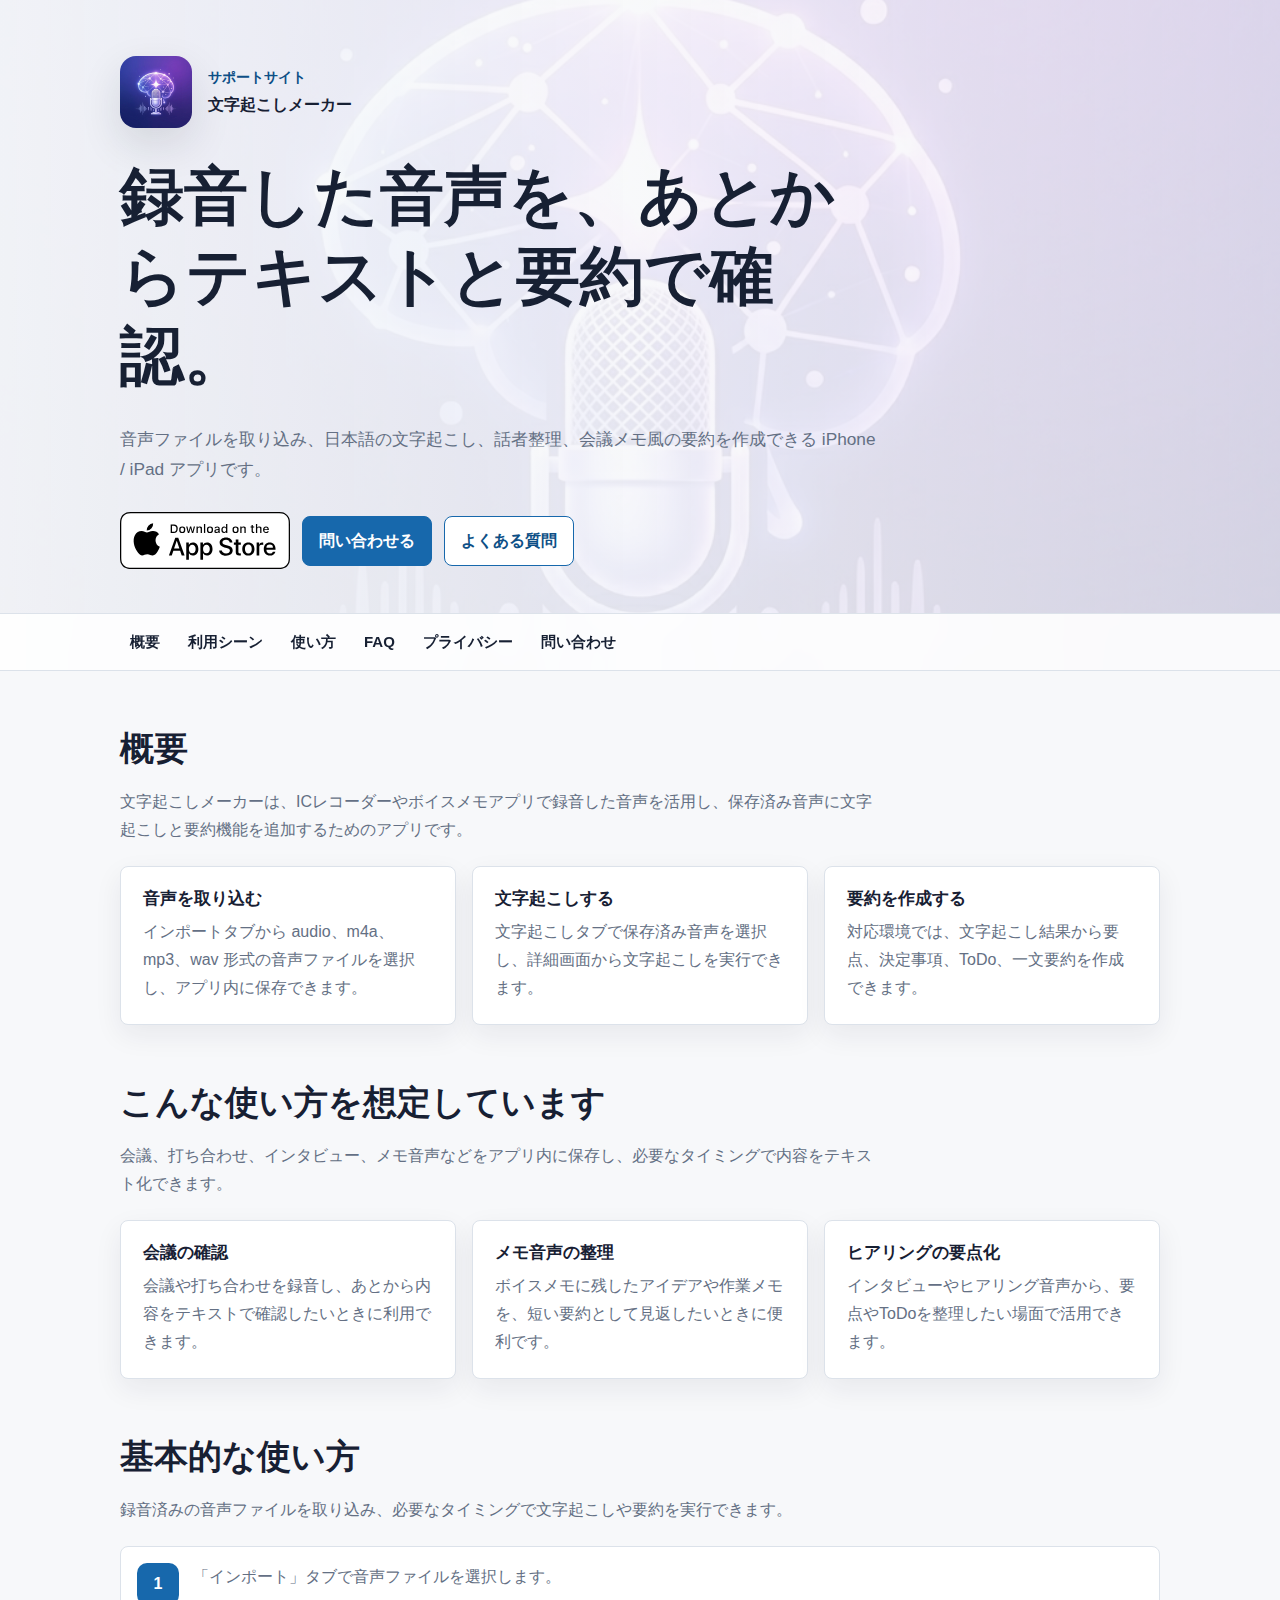
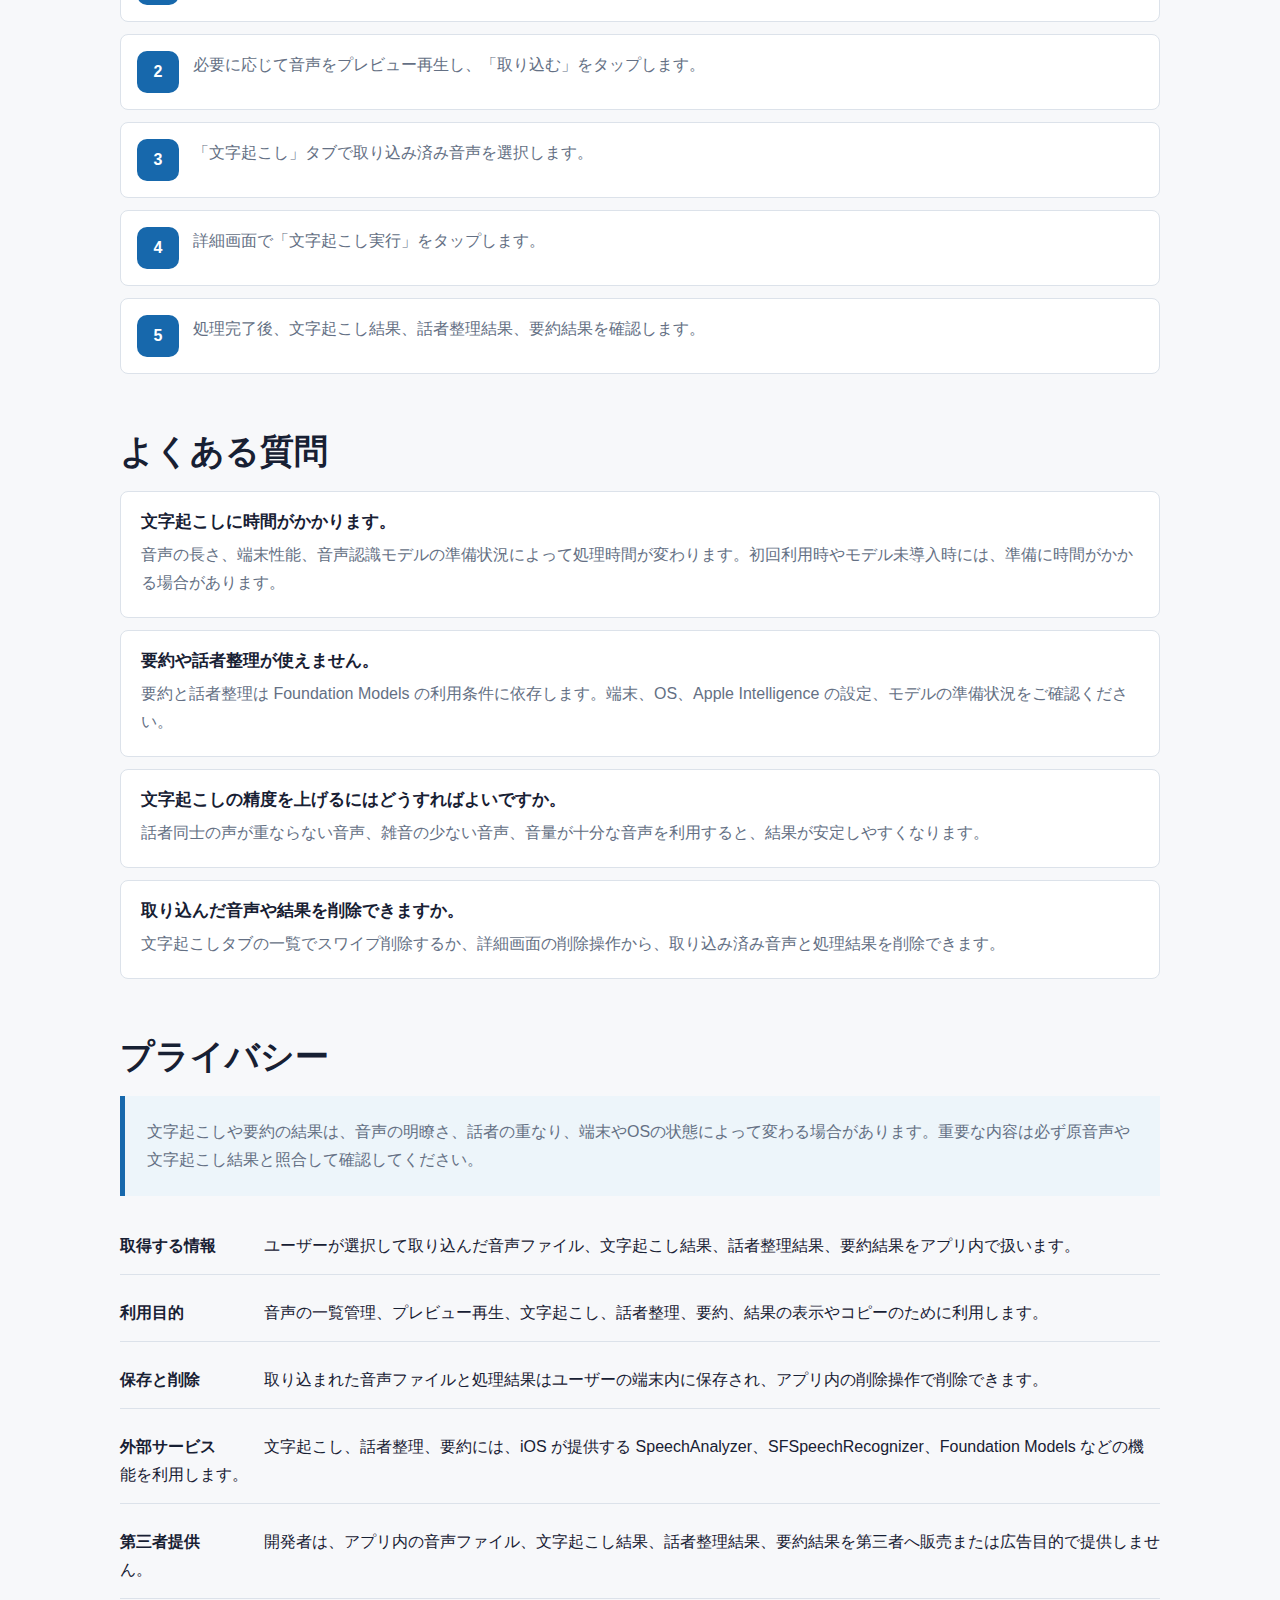
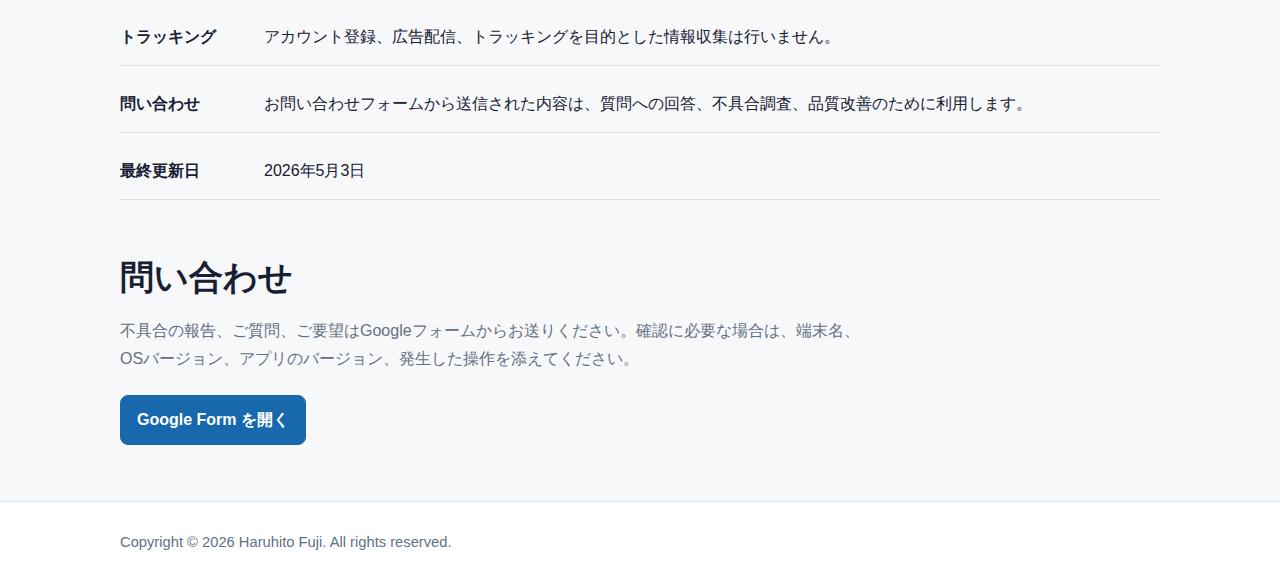
<file: SpeechTranscriptionSummary/index.html>
<!doctype html>
<html lang="ja">
<head>
  <meta charset="utf-8">
  <meta name="viewport" content="width=device-width, initial-scale=1">
  <meta name="description" content="文字起こしメーカーのサポートページです。使い方、よくある質問、プライバシーポリシー、お問い合わせ先を掲載しています。">
  <title>文字起こしメーカー サポート</title>
  <style>
    :root {
      color-scheme: light;
      --bg: #f7f8fa;
      --surface: #ffffff;
      --surface-soft: #edf3f8;
      --text: #172033;
      --muted: #647084;
      --line: #dce2ea;
      --primary: #1768ac;
      --primary-dark: #0d4f86;
      --shadow: 0 16px 42px rgba(23, 32, 51, 0.12);
      font-family: -apple-system, BlinkMacSystemFont, "Hiragino Sans", "Hiragino Kaku Gothic ProN", "Yu Gothic", Meiryo, sans-serif;
    }

    * {
      box-sizing: border-box;
    }

    html {
      scroll-behavior: smooth;
    }

    body {
      margin: 0;
      background: var(--bg);
      color: var(--text);
      line-height: 1.75;
    }

    a {
      color: var(--primary-dark);
      text-decoration-thickness: 0.08em;
      text-underline-offset: 0.18em;
    }

    .site-header {
      background:
        linear-gradient(90deg, rgba(247, 248, 250, 0.97), rgba(247, 248, 250, 0.82)),
        url("image/appicon.png");
      background-position: center;
      background-size: cover;
      border-bottom: 1px solid var(--line);
    }

    .header-inner,
    main,
    .footer-inner {
      width: min(1040px, calc(100% - 32px));
      margin: 0 auto;
    }

    .header-inner {
      min-height: 420px;
      display: grid;
      align-content: center;
      gap: 28px;
      padding: 56px 0 44px;
    }

    .app-mark {
      display: flex;
      align-items: center;
      gap: 16px;
    }

    .app-icon {
      width: 72px;
      height: 72px;
      border-radius: 16px;
      box-shadow: var(--shadow);
    }

    .eyebrow {
      margin: 0;
      color: var(--primary-dark);
      font-size: 0.9rem;
      font-weight: 700;
    }

    h1,
    h2,
    h3 {
      line-height: 1.25;
      letter-spacing: 0;
    }

    h1 {
      max-width: 780px;
      margin: 0;
      font-size: clamp(2rem, 5vw, 4.25rem);
    }

    h2 {
      margin: 0 0 18px;
      font-size: clamp(1.45rem, 3vw, 2.15rem);
    }

    h3 {
      margin: 0 0 8px;
      font-size: 1.05rem;
    }

    p {
      margin-top: 0;
    }

    .lead {
      max-width: 760px;
      margin: 0;
      color: var(--muted);
      font-size: 1.08rem;
    }

    .actions {
      display: flex;
      flex-wrap: wrap;
      gap: 12px;
      align-items: center;
    }

    .button {
      min-height: 44px;
      display: inline-flex;
      align-items: center;
      justify-content: center;
      gap: 8px;
      padding: 10px 16px;
      border: 1px solid var(--primary);
      border-radius: 8px;
      background: var(--primary);
      color: #ffffff;
      font-weight: 700;
      text-decoration: none;
      transition: background 160ms ease, transform 160ms ease;
    }

    .button.secondary {
      background: var(--surface);
      color: var(--primary-dark);
    }

    .button:hover,
    .button:focus-visible,
    .app-store-link:hover,
    .app-store-link:focus-visible {
      transform: translateY(-1px);
    }

    .button:hover,
    .button:focus-visible {
      background: var(--primary-dark);
    }

    .button.secondary:hover,
    .button.secondary:focus-visible {
      background: var(--surface-soft);
      color: var(--primary-dark);
    }

    .app-store-link {
      display: inline-flex;
      align-items: center;
      border-radius: 8px;
      transition: transform 160ms ease;
    }

    .app-store-badge {
      width: 170px;
      height: auto;
      display: block;
    }

    nav {
      border-top: 1px solid var(--line);
      background: rgba(255, 255, 255, 0.88);
      backdrop-filter: blur(12px);
    }

    .nav-inner {
      width: min(1040px, calc(100% - 32px));
      min-height: 56px;
      display: flex;
      gap: 8px;
      align-items: center;
      margin: 0 auto;
      overflow-x: auto;
    }

    .nav-inner a {
      flex: 0 0 auto;
      padding: 8px 10px;
      border-radius: 8px;
      color: var(--text);
      font-size: 0.94rem;
      font-weight: 700;
      text-decoration: none;
    }

    .nav-inner a:hover,
    .nav-inner a:focus-visible {
      background: var(--surface-soft);
    }

    main {
      display: grid;
      gap: 56px;
      padding: 56px 0;
    }

    section {
      scroll-margin-top: 24px;
    }

    .section-copy {
      max-width: 760px;
      margin: 0 0 22px;
      color: var(--muted);
    }

    .grid {
      display: grid;
      grid-template-columns: repeat(3, minmax(0, 1fr));
      gap: 16px;
    }

    .panel {
      min-height: 100%;
      padding: 22px;
      border: 1px solid var(--line);
      border-radius: 8px;
      background: var(--surface);
      box-shadow: 0 10px 28px rgba(23, 32, 51, 0.07);
    }

    .panel p,
    .faq p,
    .notice p {
      margin: 0;
      color: var(--muted);
    }

    .steps {
      display: grid;
      gap: 12px;
      margin: 0;
      padding: 0;
      list-style: none;
      counter-reset: step;
    }

    .steps li {
      display: grid;
      grid-template-columns: 42px minmax(0, 1fr);
      gap: 14px;
      align-items: start;
      padding: 16px;
      border: 1px solid var(--line);
      border-radius: 8px;
      background: var(--surface);
      color: var(--muted);
      counter-increment: step;
    }

    .steps li::before {
      width: 42px;
      height: 42px;
      display: inline-grid;
      place-items: center;
      border-radius: 10px;
      background: var(--primary);
      color: #ffffff;
      font-weight: 900;
      content: counter(step);
    }

    .faq-list {
      display: grid;
      gap: 12px;
    }

    .faq {
      padding: 20px;
      border: 1px solid var(--line);
      border-radius: 8px;
      background: var(--surface);
    }

    .notice {
      padding: 22px;
      border-left: 5px solid var(--primary);
      background: #edf5fa;
    }

    .meta-list {
      display: grid;
      gap: 10px;
      margin: 22px 0 0;
      padding: 0;
      list-style: none;
    }

    .meta-list li {
      padding: 14px 0;
      border-bottom: 1px solid var(--line);
    }

    .meta-list strong {
      display: inline-block;
      min-width: 9em;
    }

    footer {
      border-top: 1px solid var(--line);
      background: var(--surface);
    }

    .footer-inner {
      padding: 28px 0;
      color: var(--muted);
      font-size: 0.92rem;
    }

    .footer-inner p {
      margin: 0;
    }

    @media (max-width: 760px) {
      .header-inner {
        min-height: 360px;
      }

      .grid {
        grid-template-columns: 1fr;
      }

      .steps li {
        grid-template-columns: 36px minmax(0, 1fr);
      }

      .steps li::before {
        width: 36px;
        height: 36px;
      }

      .meta-list strong {
        display: block;
        min-width: 0;
      }
    }
  </style>
</head>
<body>
  <header class="site-header">
    <div class="header-inner">
      <div class="app-mark">
        <img class="app-icon" src="image/appicon.png" alt="文字起こしメーカーのアプリアイコン">
        <div>
          <p class="eyebrow">サポートサイト</p>
          <strong>文字起こしメーカー</strong>
        </div>
      </div>
      <h1>録音した音声を、あとからテキストと要約で確認。</h1>
      <p class="lead">音声ファイルを取り込み、日本語の文字起こし、話者整理、会議メモ風の要約を作成できる iPhone / iPad アプリです。</p>
      <div class="actions">
        <a class="app-store-link" href="https://apps.apple.com/jp/app/%E6%96%87%E5%AD%97%E8%B5%B7%E3%81%93%E3%81%97%E3%83%A1%E3%83%BC%E3%82%AB%E3%83%BC/id6761624306" target="_blank" rel="noopener noreferrer" aria-label="App Storeで文字起こしメーカーをダウンロード">
          <img class="app-store-badge" src="image/Download_on_the_App_Store_Badge_US-UK_RGB_wht_092917.svg" alt="Download on the App Store">
        </a>
        <a class="button" href="#contact">問い合わせる</a>
        <a class="button secondary" href="#faq">よくある質問</a>
      </div>
    </div>
    <nav aria-label="ページ内ナビゲーション">
      <div class="nav-inner">
        <a href="#about">概要</a>
        <a href="#scenes">利用シーン</a>
        <a href="#usage">使い方</a>
        <a href="#faq">FAQ</a>
        <a href="#privacy">プライバシー</a>
        <a href="#contact">問い合わせ</a>
      </div>
    </nav>
  </header>

  <main>
    <section id="about">
      <h2>概要</h2>
      <p class="section-copy">文字起こしメーカーは、ICレコーダーやボイスメモアプリで録音した音声を活用し、保存済み音声に文字起こしと要約機能を追加するためのアプリです。</p>
      <div class="grid">
        <article class="panel">
          <h3>音声を取り込む</h3>
          <p>インポートタブから audio、m4a、mp3、wav 形式の音声ファイルを選択し、アプリ内に保存できます。</p>
        </article>
        <article class="panel">
          <h3>文字起こしする</h3>
          <p>文字起こしタブで保存済み音声を選択し、詳細画面から文字起こしを実行できます。</p>
        </article>
        <article class="panel">
          <h3>要約を作成する</h3>
          <p>対応環境では、文字起こし結果から要点、決定事項、ToDo、一文要約を作成できます。</p>
        </article>
      </div>
    </section>

    <section id="scenes">
      <h2>こんな使い方を想定しています</h2>
      <p class="section-copy">会議、打ち合わせ、インタビュー、メモ音声などをアプリ内に保存し、必要なタイミングで内容をテキスト化できます。</p>
      <div class="grid">
        <article class="panel">
          <h3>会議の確認</h3>
          <p>会議や打ち合わせを録音し、あとから内容をテキストで確認したいときに利用できます。</p>
        </article>
        <article class="panel">
          <h3>メモ音声の整理</h3>
          <p>ボイスメモに残したアイデアや作業メモを、短い要約として見返したいときに便利です。</p>
        </article>
        <article class="panel">
          <h3>ヒアリングの要点化</h3>
          <p>インタビューやヒアリング音声から、要点やToDoを整理したい場面で活用できます。</p>
        </article>
      </div>
    </section>

    <section id="usage">
      <h2>基本的な使い方</h2>
      <p class="section-copy">録音済みの音声ファイルを取り込み、必要なタイミングで文字起こしや要約を実行できます。</p>
      <ol class="steps">
        <li>「インポート」タブで音声ファイルを選択します。</li>
        <li>必要に応じて音声をプレビュー再生し、「取り込む」をタップします。</li>
        <li>「文字起こし」タブで取り込み済み音声を選択します。</li>
        <li>詳細画面で「文字起こし実行」をタップします。</li>
        <li>処理完了後、文字起こし結果、話者整理結果、要約結果を確認します。</li>
      </ol>
    </section>

    <section id="faq">
      <h2>よくある質問</h2>
      <div class="faq-list">
        <article class="faq">
          <h3>文字起こしに時間がかかります。</h3>
          <p>音声の長さ、端末性能、音声認識モデルの準備状況によって処理時間が変わります。初回利用時やモデル未導入時には、準備に時間がかかる場合があります。</p>
        </article>
        <article class="faq">
          <h3>要約や話者整理が使えません。</h3>
          <p>要約と話者整理は Foundation Models の利用条件に依存します。端末、OS、Apple Intelligence の設定、モデルの準備状況をご確認ください。</p>
        </article>
        <article class="faq">
          <h3>文字起こしの精度を上げるにはどうすればよいですか。</h3>
          <p>話者同士の声が重ならない音声、雑音の少ない音声、音量が十分な音声を利用すると、結果が安定しやすくなります。</p>
        </article>
        <article class="faq">
          <h3>取り込んだ音声や結果を削除できますか。</h3>
          <p>文字起こしタブの一覧でスワイプ削除するか、詳細画面の削除操作から、取り込み済み音声と処理結果を削除できます。</p>
        </article>
      </div>
    </section>

    <section id="privacy">
      <h2>プライバシー</h2>
      <div class="notice">
        <p>文字起こしや要約の結果は、音声の明瞭さ、話者の重なり、端末やOSの状態によって変わる場合があります。重要な内容は必ず原音声や文字起こし結果と照合して確認してください。</p>
      </div>
      <ul class="meta-list" aria-label="プライバシー項目">
        <li><strong>取得する情報</strong>ユーザーが選択して取り込んだ音声ファイル、文字起こし結果、話者整理結果、要約結果をアプリ内で扱います。</li>
        <li><strong>利用目的</strong>音声の一覧管理、プレビュー再生、文字起こし、話者整理、要約、結果の表示やコピーのために利用します。</li>
        <li><strong>保存と削除</strong>取り込まれた音声ファイルと処理結果はユーザーの端末内に保存され、アプリ内の削除操作で削除できます。</li>
        <li><strong>外部サービス</strong>文字起こし、話者整理、要約には、iOS が提供する SpeechAnalyzer、SFSpeechRecognizer、Foundation Models などの機能を利用します。</li>
        <li><strong>第三者提供</strong>開発者は、アプリ内の音声ファイル、文字起こし結果、話者整理結果、要約結果を第三者へ販売または広告目的で提供しません。</li>
        <li><strong>トラッキング</strong>アカウント登録、広告配信、トラッキングを目的とした情報収集は行いません。</li>
        <li><strong>問い合わせ</strong>お問い合わせフォームから送信された内容は、質問への回答、不具合調査、品質改善のために利用します。</li>
        <li><strong>最終更新日</strong>2026年5月3日</li>
      </ul>
    </section>

    <section id="contact">
      <h2>問い合わせ</h2>
      <p class="section-copy">不具合の報告、ご質問、ご要望はGoogleフォームからお送りください。確認に必要な場合は、端末名、OSバージョン、アプリのバージョン、発生した操作を添えてください。</p>
      <div class="actions">
        <a class="button" href="https://forms.gle/7cTxt88bSyhwN6EG8" target="_blank" rel="noopener noreferrer">Google Form を開く</a>
      </div>
    </section>
  </main>

  <footer>
    <div class="footer-inner">
      <p>Copyright © 2026 Haruhito Fuji. All rights reserved.</p>
    </div>
  </footer>
</body>
</html>
</file>
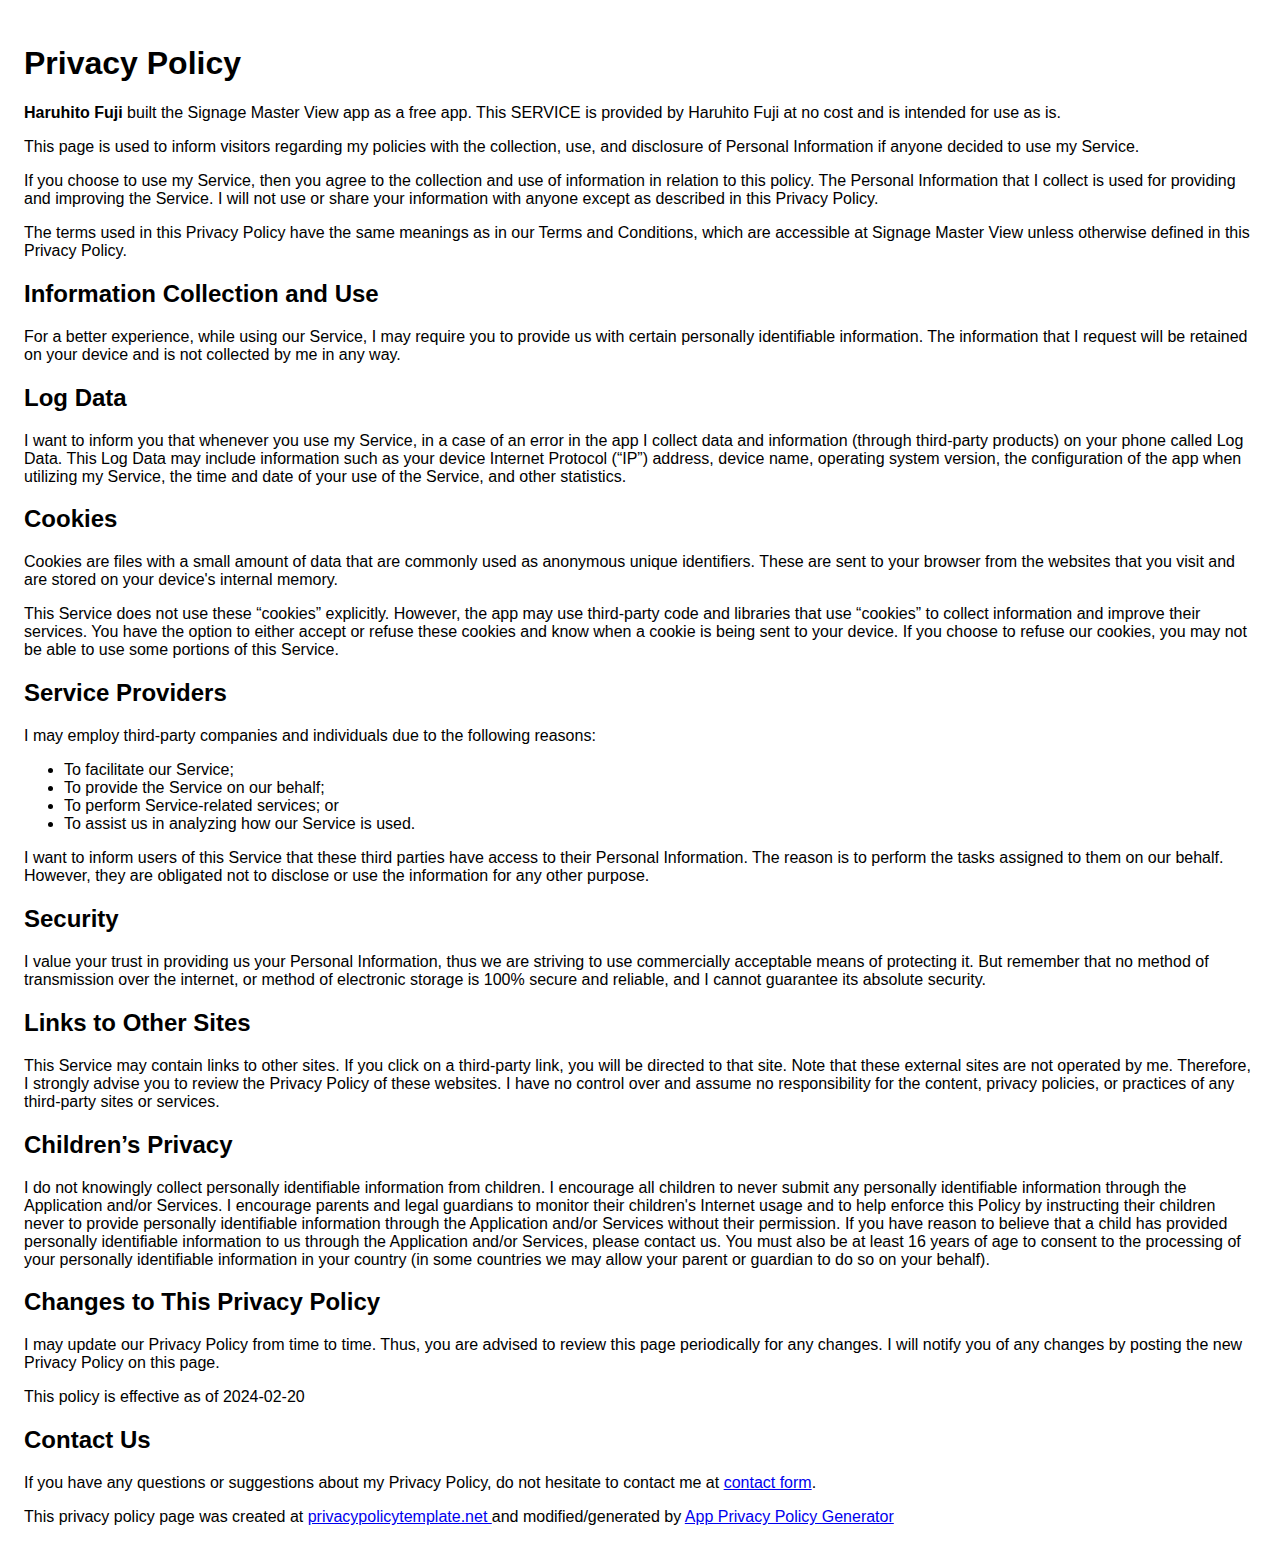
<file: SignageMasterView/privacy.html>
<!DOCTYPE html>
<html lang="ja">
<head>
    <meta charset="UTF-8">
    <meta name="viewport" content="width=device-width, initial-scale=1.0">
    <title>Privacy Policy</title>
    <link href="https://cdn.jsdelivr.net/npm/bootstrap@5.3.0/dist/css/bootstrap.min.css" rel="stylesheet" integrity="sha384-9ndCyUaIbzAi2FUVXJi0CjmCapSmO7SnpJef0486qhLnuZ2cdeRhO02iuK6FUUVM" crossorigin="anonymous">
    <style>
        body {
            font-family: 'Helvetica Neue', Helvetica, Arial, sans-serif;
            padding: 1em;
        }
    </style>
</head>
<body>
    <div class="container my-5">
        <h1 class="mb-4">Privacy Policy</h1>
        <p><strong>Haruhito Fuji</strong> built the Signage Master View app as a free app. This SERVICE is provided by Haruhito Fuji at no cost and is intended for use as is.</p>
        <p>This page is used to inform visitors regarding my policies with the collection, use, and disclosure of Personal Information if anyone decided to use my Service.</p>
        <p>If you choose to use my Service, then you agree to the collection and use of information in relation to this policy. The Personal Information that I collect is used for providing and improving the Service. I will not use or share your information with anyone except as described in this Privacy Policy.</p>
        <p>The terms used in this Privacy Policy have the same meanings as in our Terms and Conditions, which are accessible at Signage Master View unless otherwise defined in this Privacy Policy.</p>
        
        <h2 class="mt-4">Information Collection and Use</h2>
        <p>For a better experience, while using our Service, I may require you to provide us with certain personally identifiable information. The information that I request will be retained on your device and is not collected by me in any way.</p>
        
        <h2 class="mt-4">Log Data</h2>
        <p>I want to inform you that whenever you use my Service, in a case of an error in the app I collect data and information (through third-party products) on your phone called Log Data. This Log Data may include information such as your device Internet Protocol (“IP”) address, device name, operating system version, the configuration of the app when utilizing my Service, the time and date of your use of the Service, and other statistics.</p>
        
        <h2 class="mt-4">Cookies</h2>
        <p>Cookies are files with a small amount of data that are commonly used as anonymous unique identifiers. These are sent to your browser from the websites that you visit and are stored on your device's internal memory.</p>
        <p>This Service does not use these “cookies” explicitly. However, the app may use third-party code and libraries that use “cookies” to collect information and improve their services. You have the option to either accept or refuse these cookies and know when a cookie is being sent to your device. If you choose to refuse our cookies, you may not be able to use some portions of this Service.</p>
        
        <h2 class="mt-4">Service Providers</h2>
        <p>I may employ third-party companies and individuals due to the following reasons:</p>
        <ul>
            <li>To facilitate our Service;</li>
            <li>To provide the Service on our behalf;</li>
            <li>To perform Service-related services; or</li>
            <li>To assist us in analyzing how our Service is used.</li>
        </ul>
        <p>I want to inform users of this Service that these third parties have access to their Personal Information. The reason is to perform the tasks assigned to them on our behalf. However, they are obligated not to disclose or use the information for any other purpose.</p>
        
        <h2 class="mt-4">Security</h2>
        <p>I value your trust in providing us your Personal Information, thus we are striving to use commercially acceptable means of protecting it. But remember that no method of transmission over the internet, or method of electronic storage is 100% secure and reliable, and I cannot guarantee its absolute security.</p>
        
        <h2 class="mt-4">Links to Other Sites</h2>
        <p>This Service may contain links to other sites. If you click on a third-party link, you will be directed to that site. Note that these external sites are not operated by me. Therefore, I strongly advise you to review the Privacy Policy of these websites. I have no control over and assume no responsibility for the content, privacy policies, or practices of any third-party sites or services.</p>
        
        <h2 class="mt-4">Children’s Privacy</h2>
        <p>I do not knowingly collect personally identifiable information from children. I encourage all children to never submit any personally identifiable information through the Application and/or Services. I encourage parents and legal guardians to monitor their children's Internet usage and to help enforce this Policy by instructing their children never to provide personally identifiable information through the Application and/or Services without their permission. If you have reason to believe that a child has provided personally identifiable information to us through the Application and/or Services, please contact us. You must also be at least 16 years of age to consent to the processing of your personally identifiable information in your country (in some countries we may allow your parent or guardian to do so on your behalf).</p>
        
        <h2 class="mt-4">Changes to This Privacy Policy</h2>
        <p>I may update our Privacy Policy from time to time. Thus, you are advised to review this page periodically for any changes. I will notify you of any changes by posting the new Privacy Policy on this page.</p>
        <p>This policy is effective as of 2024-02-20</p>
        
        <h2 class="mt-4">Contact Us</h2>
        <p>If you have any questions or suggestions about my Privacy Policy, do not hesitate to contact me at <a href="https://forms.gle/43KkXAhtvhLcNvZu7">contact form</a>.</p>
        <p>This privacy policy page was created at <a href="https://privacypolicytemplate.net" target="_blank" rel="noopener noreferrer">privacypolicytemplate.net </a>and modified/generated by <a href="https://app-privacy-policy-generator.nisrulz.com/" target="_blank" rel="noopener noreferrer">App Privacy Policy Generator</a></p>
    </div>
    <script src="https://cdn.jsdelivr.net/npm/@popperjs/core@2.11.8/dist/umd/popper.min.js" integrity="sha384-I7E8VVD/ismYTF4hNIPjVp/Zjvgyol6VFvRkX/vR+Vc4jQkC+hVqc2pM8ODewa9r" crossorigin="anonymous"></script>
    <script src="https://cdn.jsdelivr.net/npm/bootstrap@5.3.0/dist/js/bootstrap.min.js" integrity="sha384-fbbOQedDUMZZ5KreZpsbe1LCZPVmfTnH7ois6mU1QK+m14rQ1l2bGBq41eYeM/fS" crossorigin="anonymous"></script>
</body>
</html>
</file>
